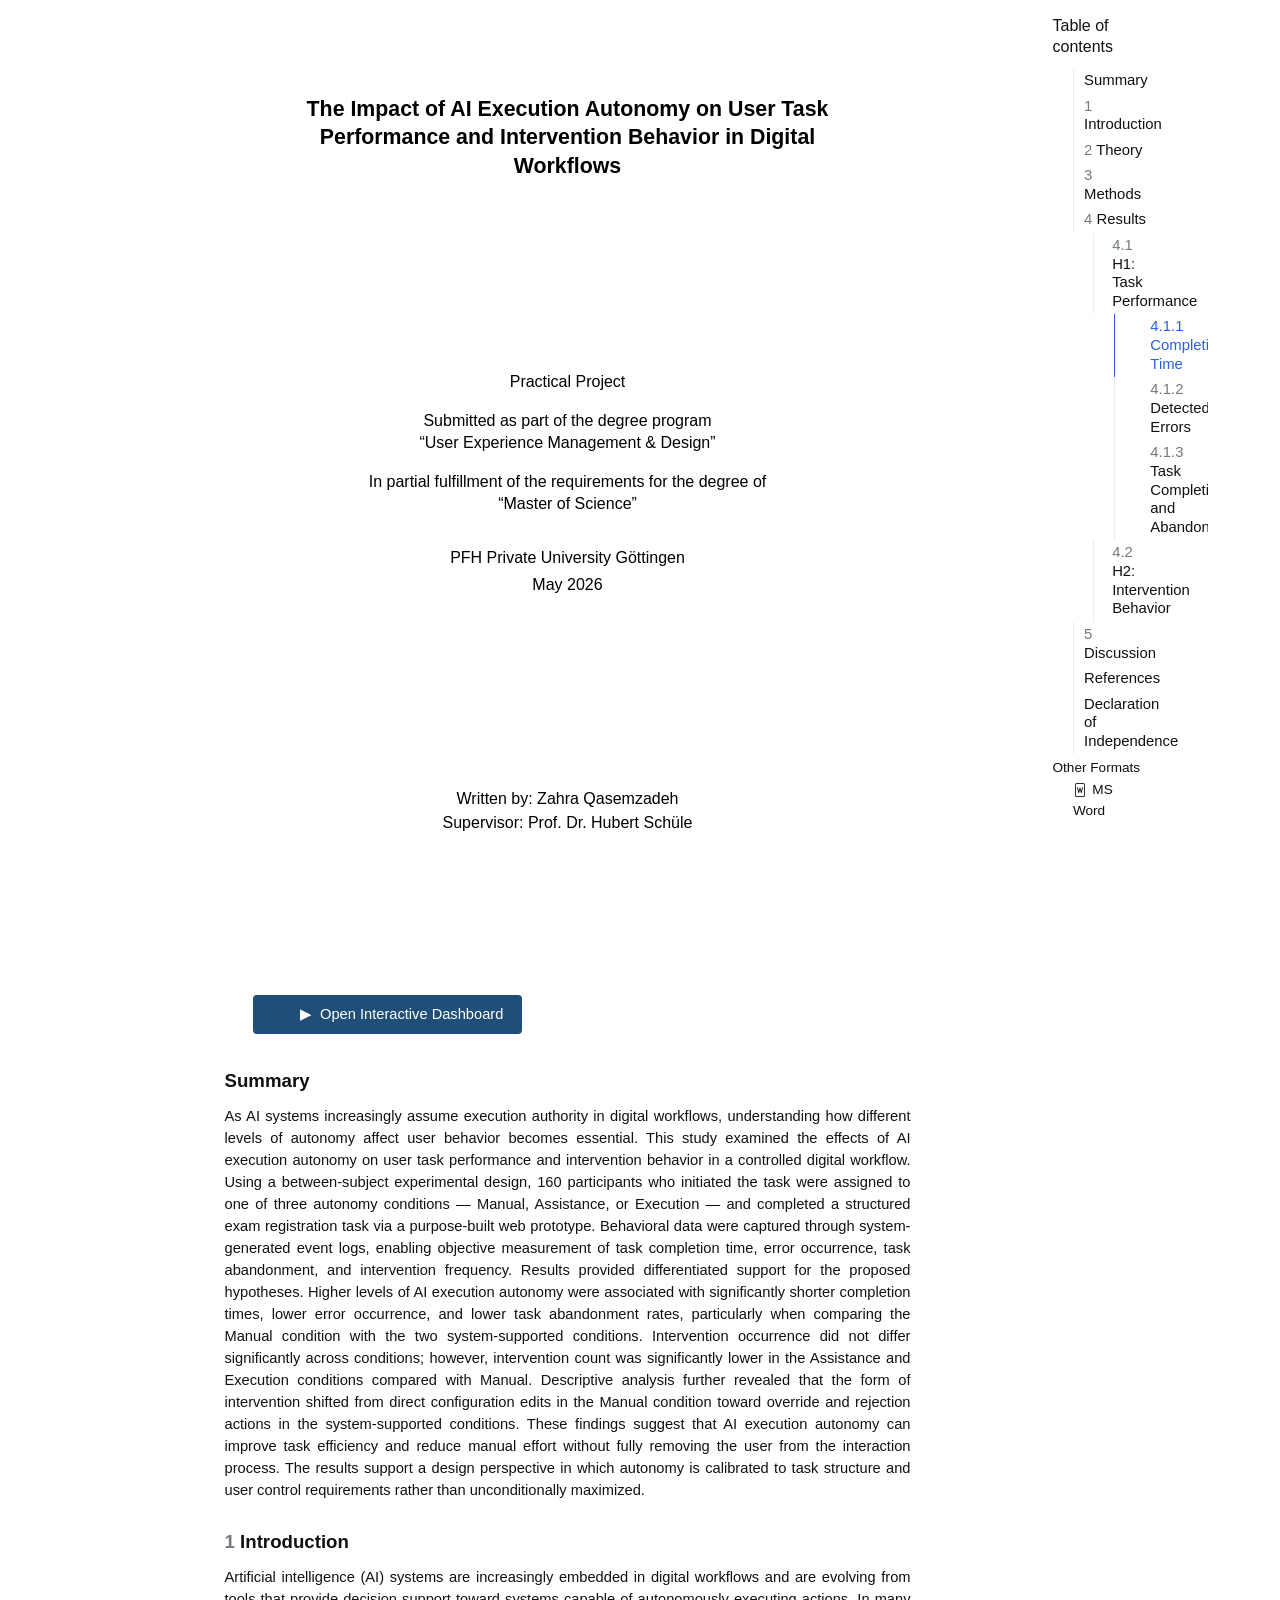
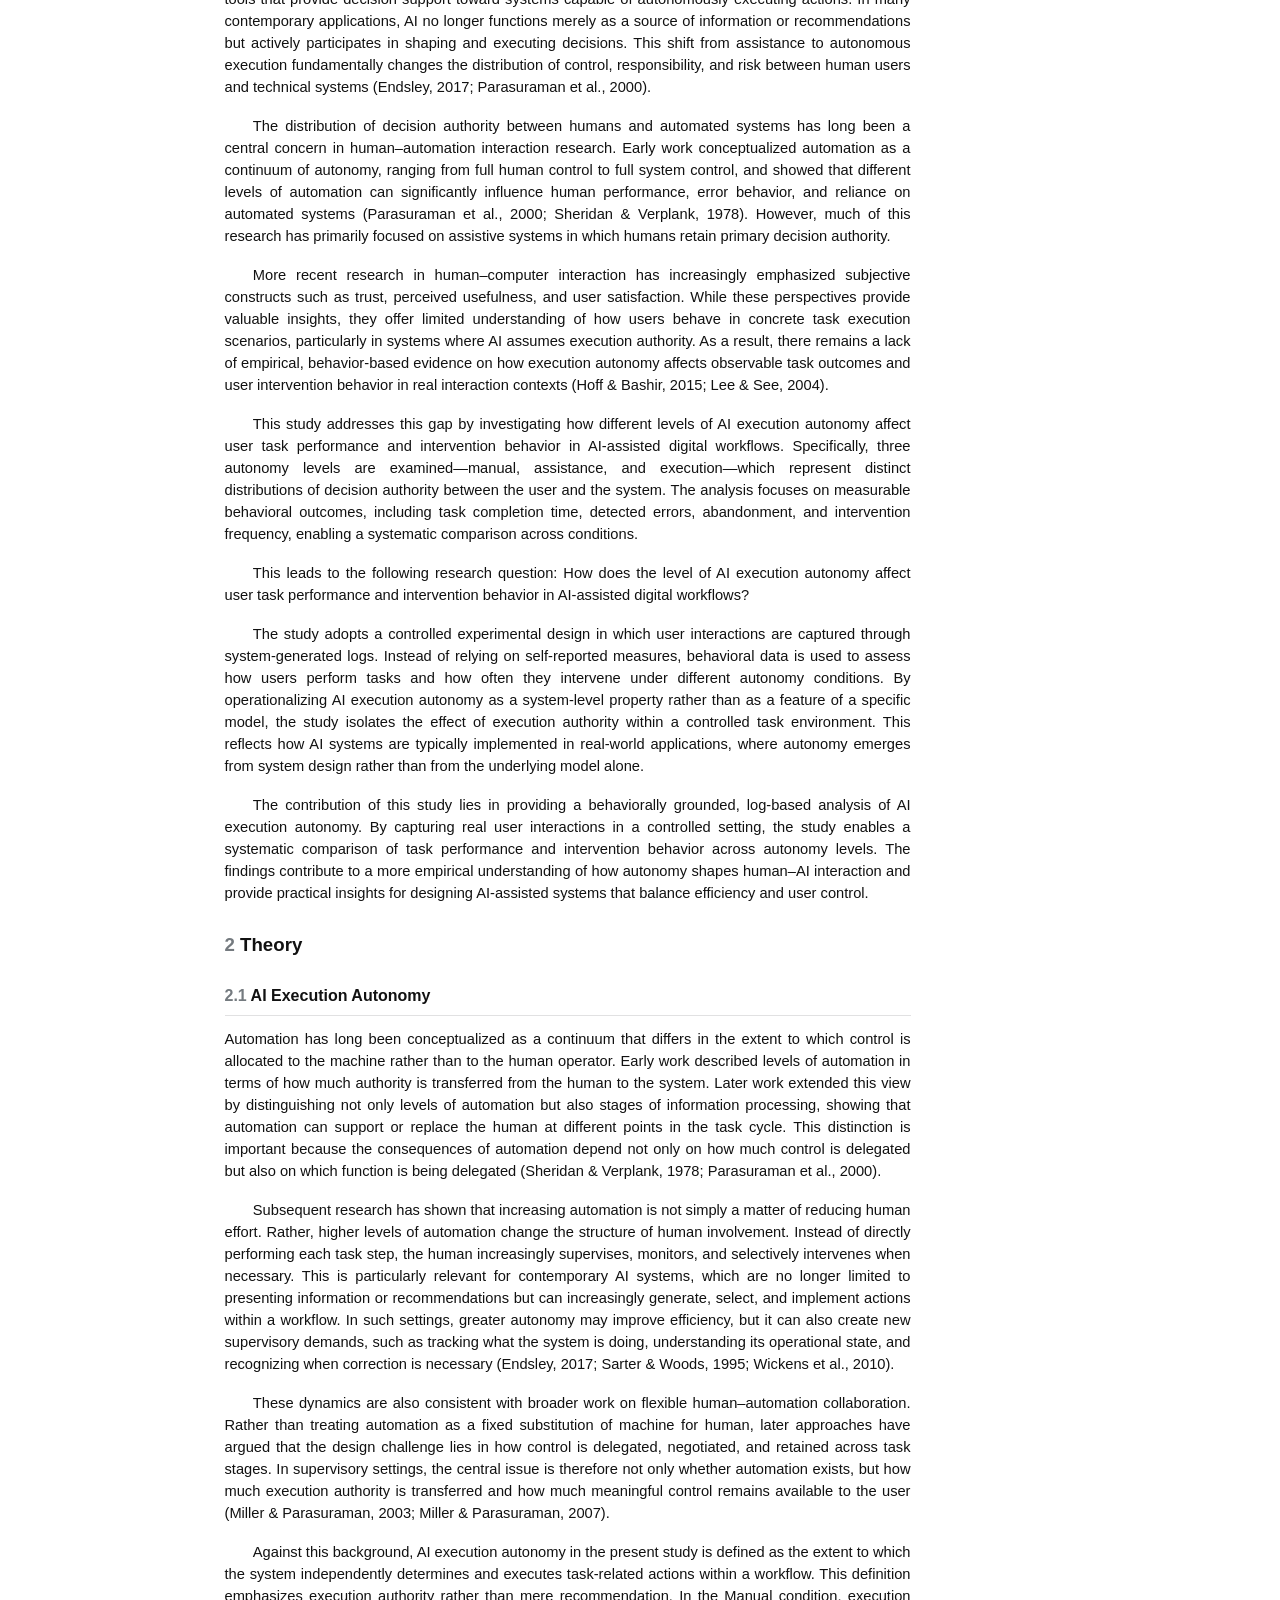
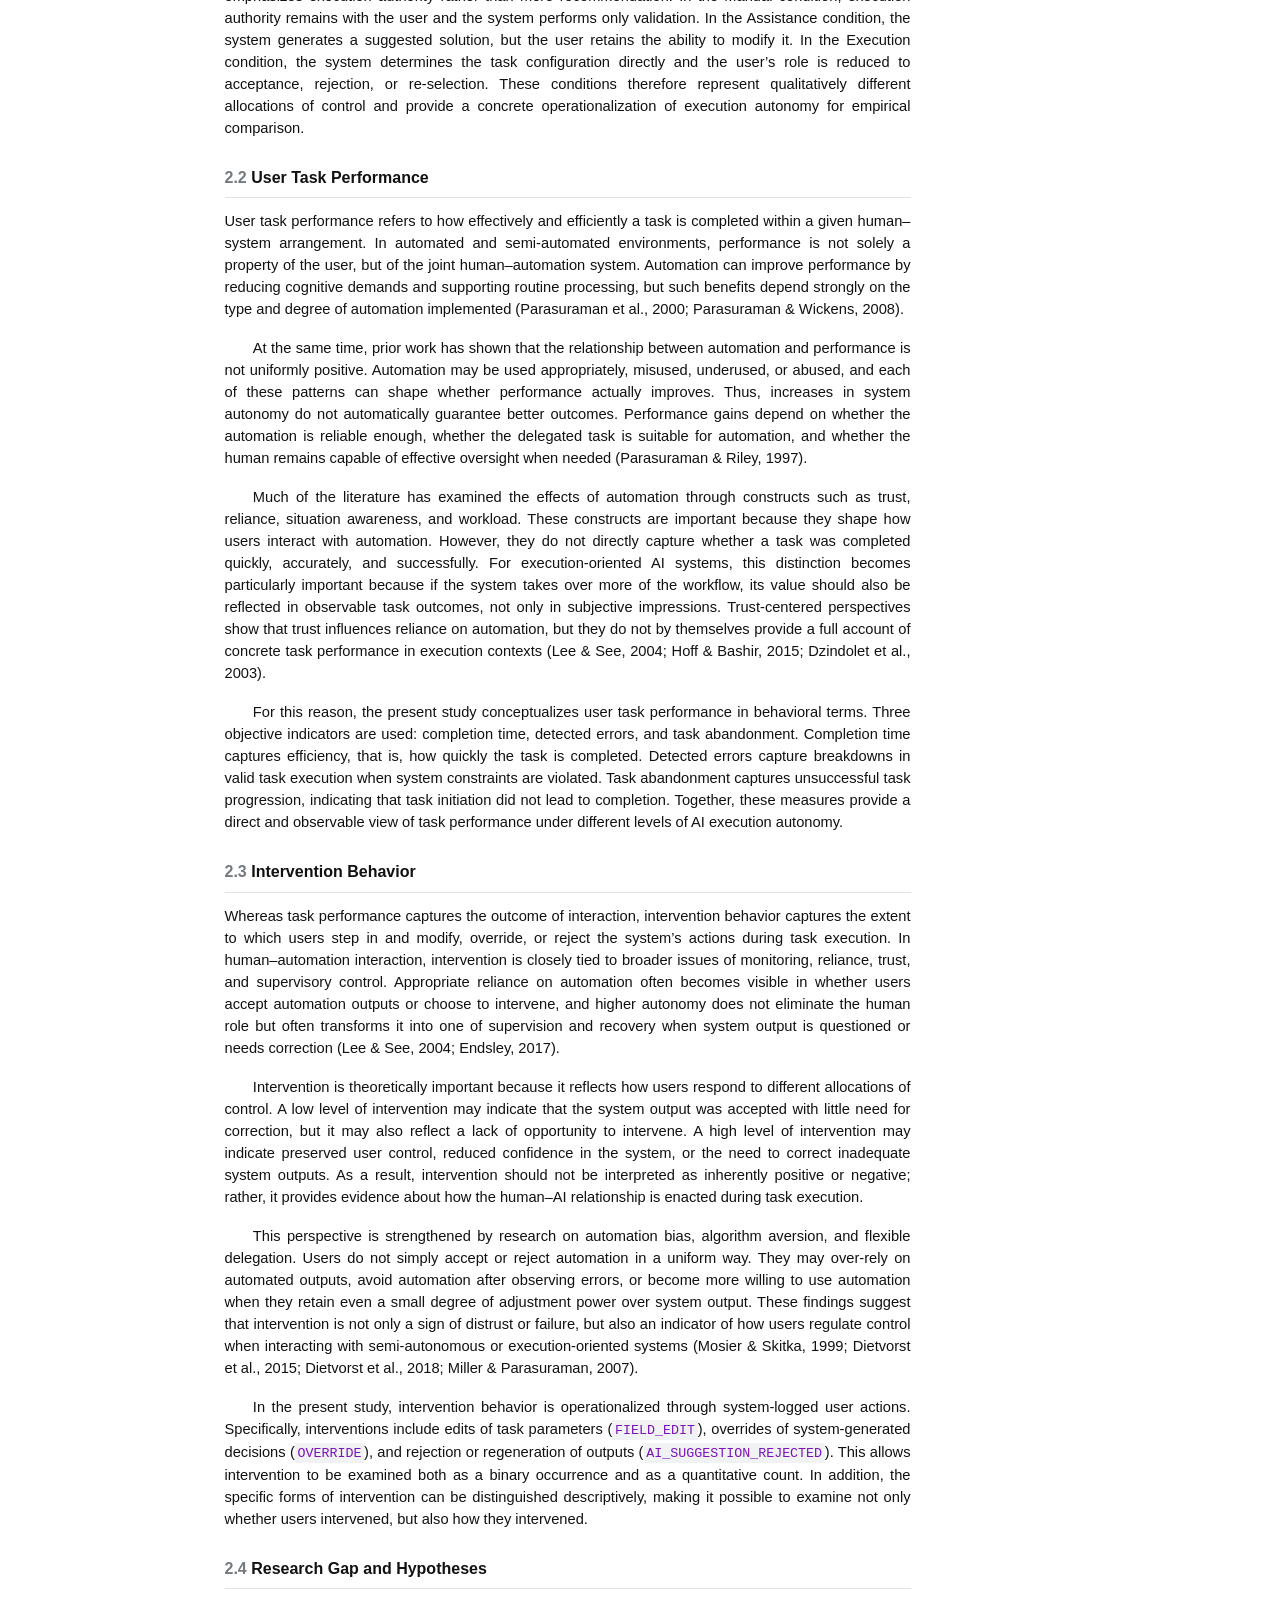
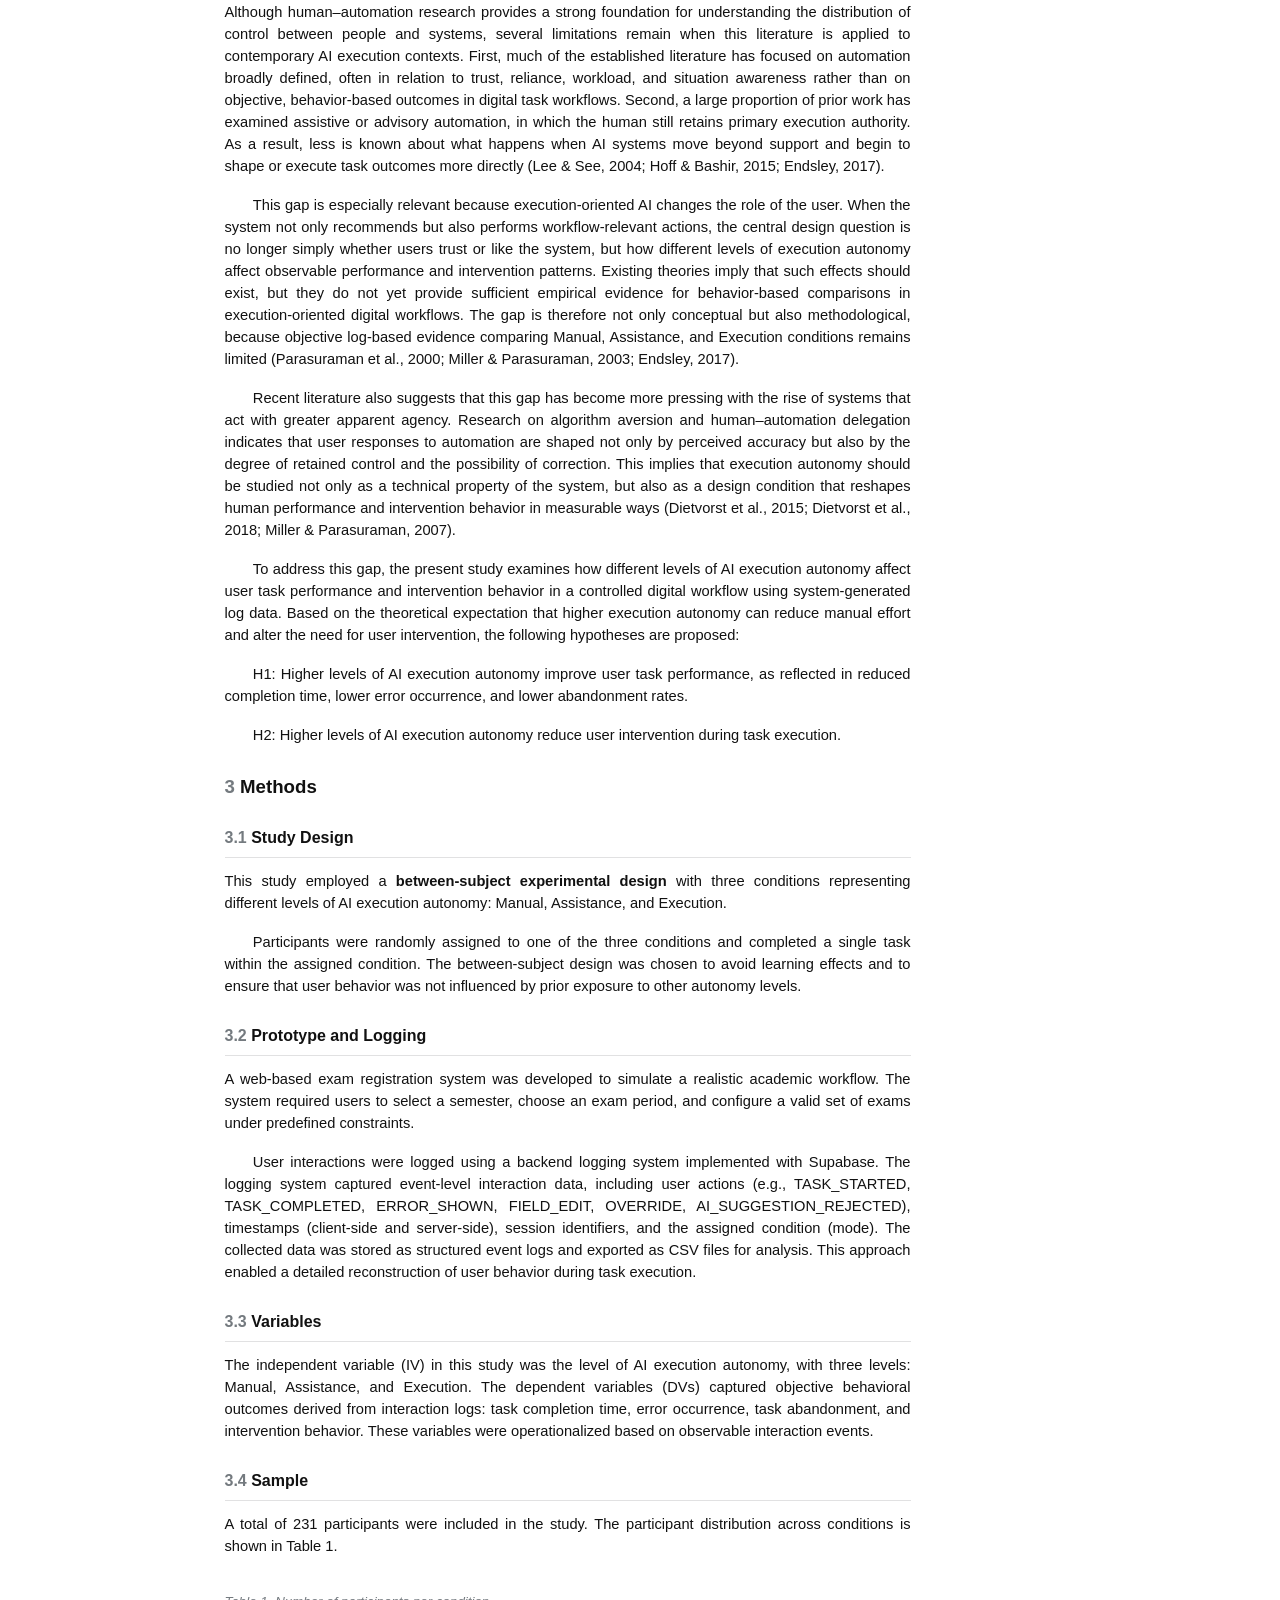
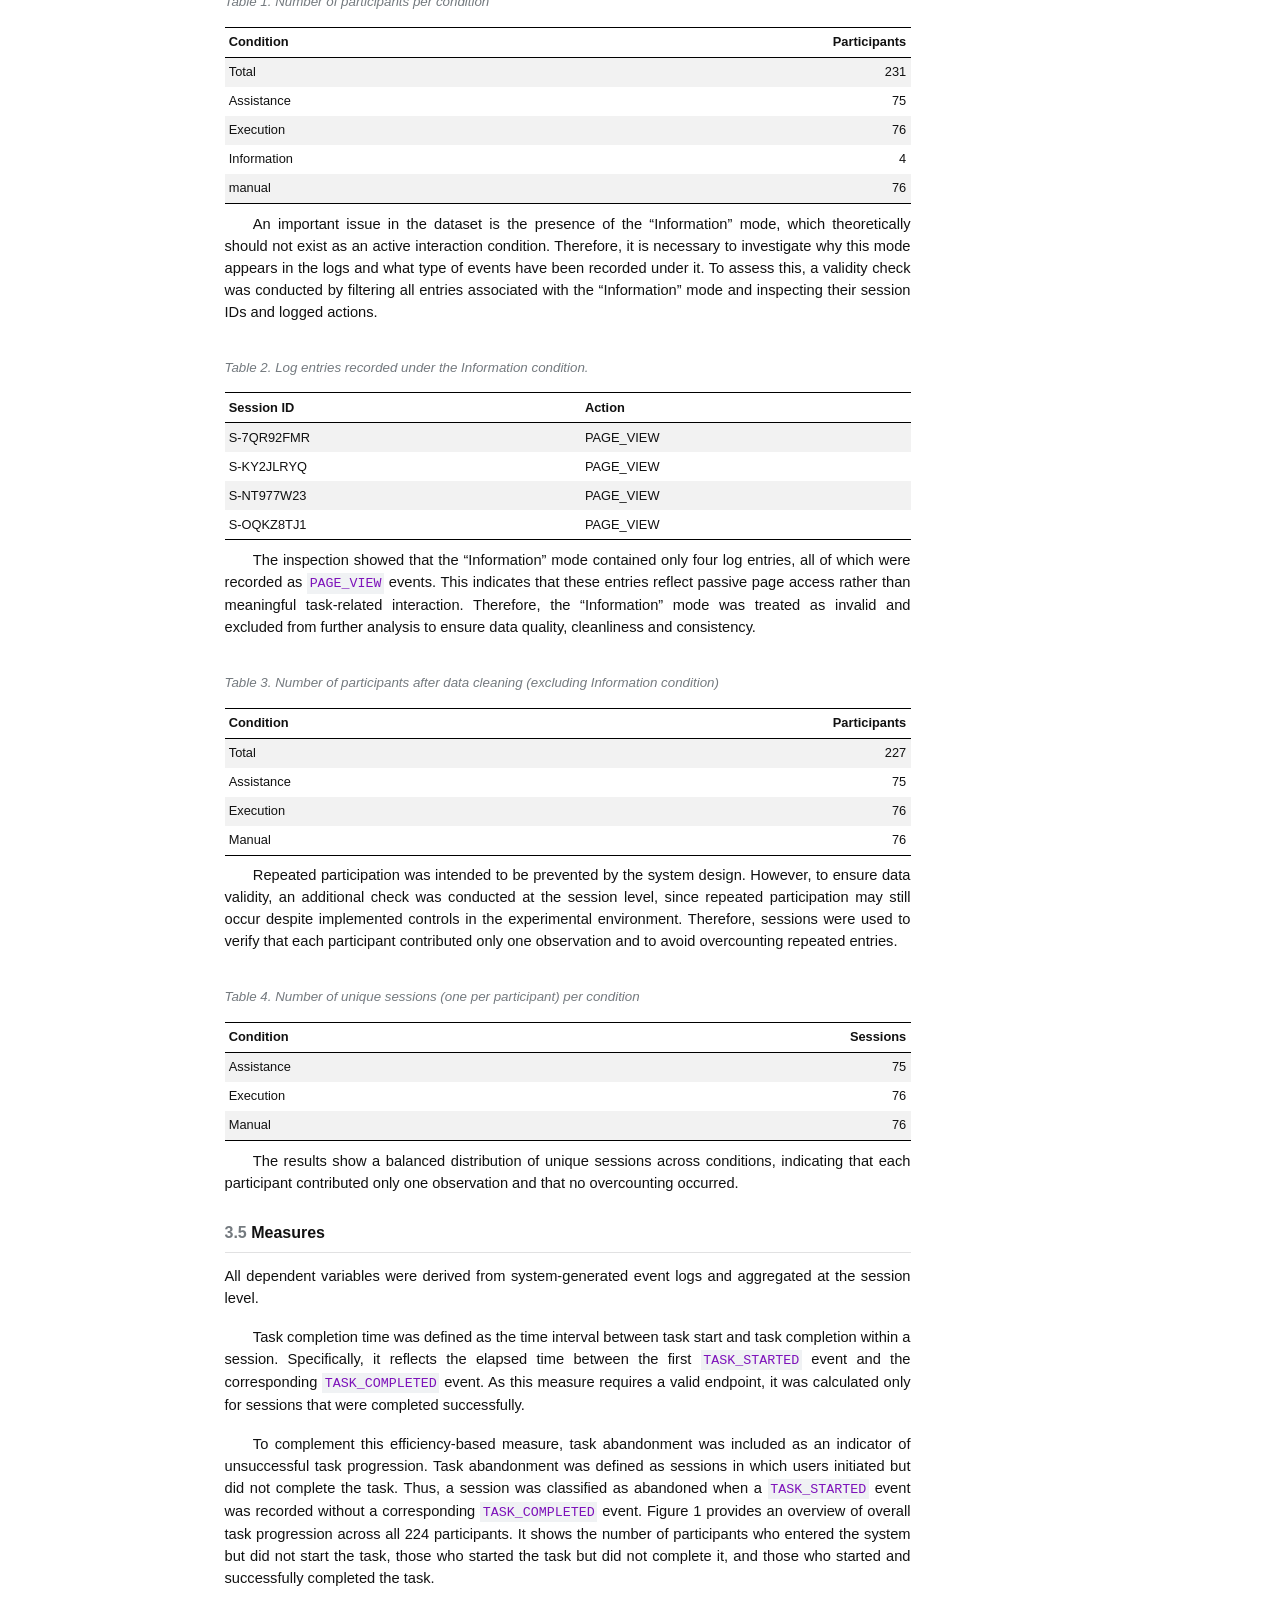
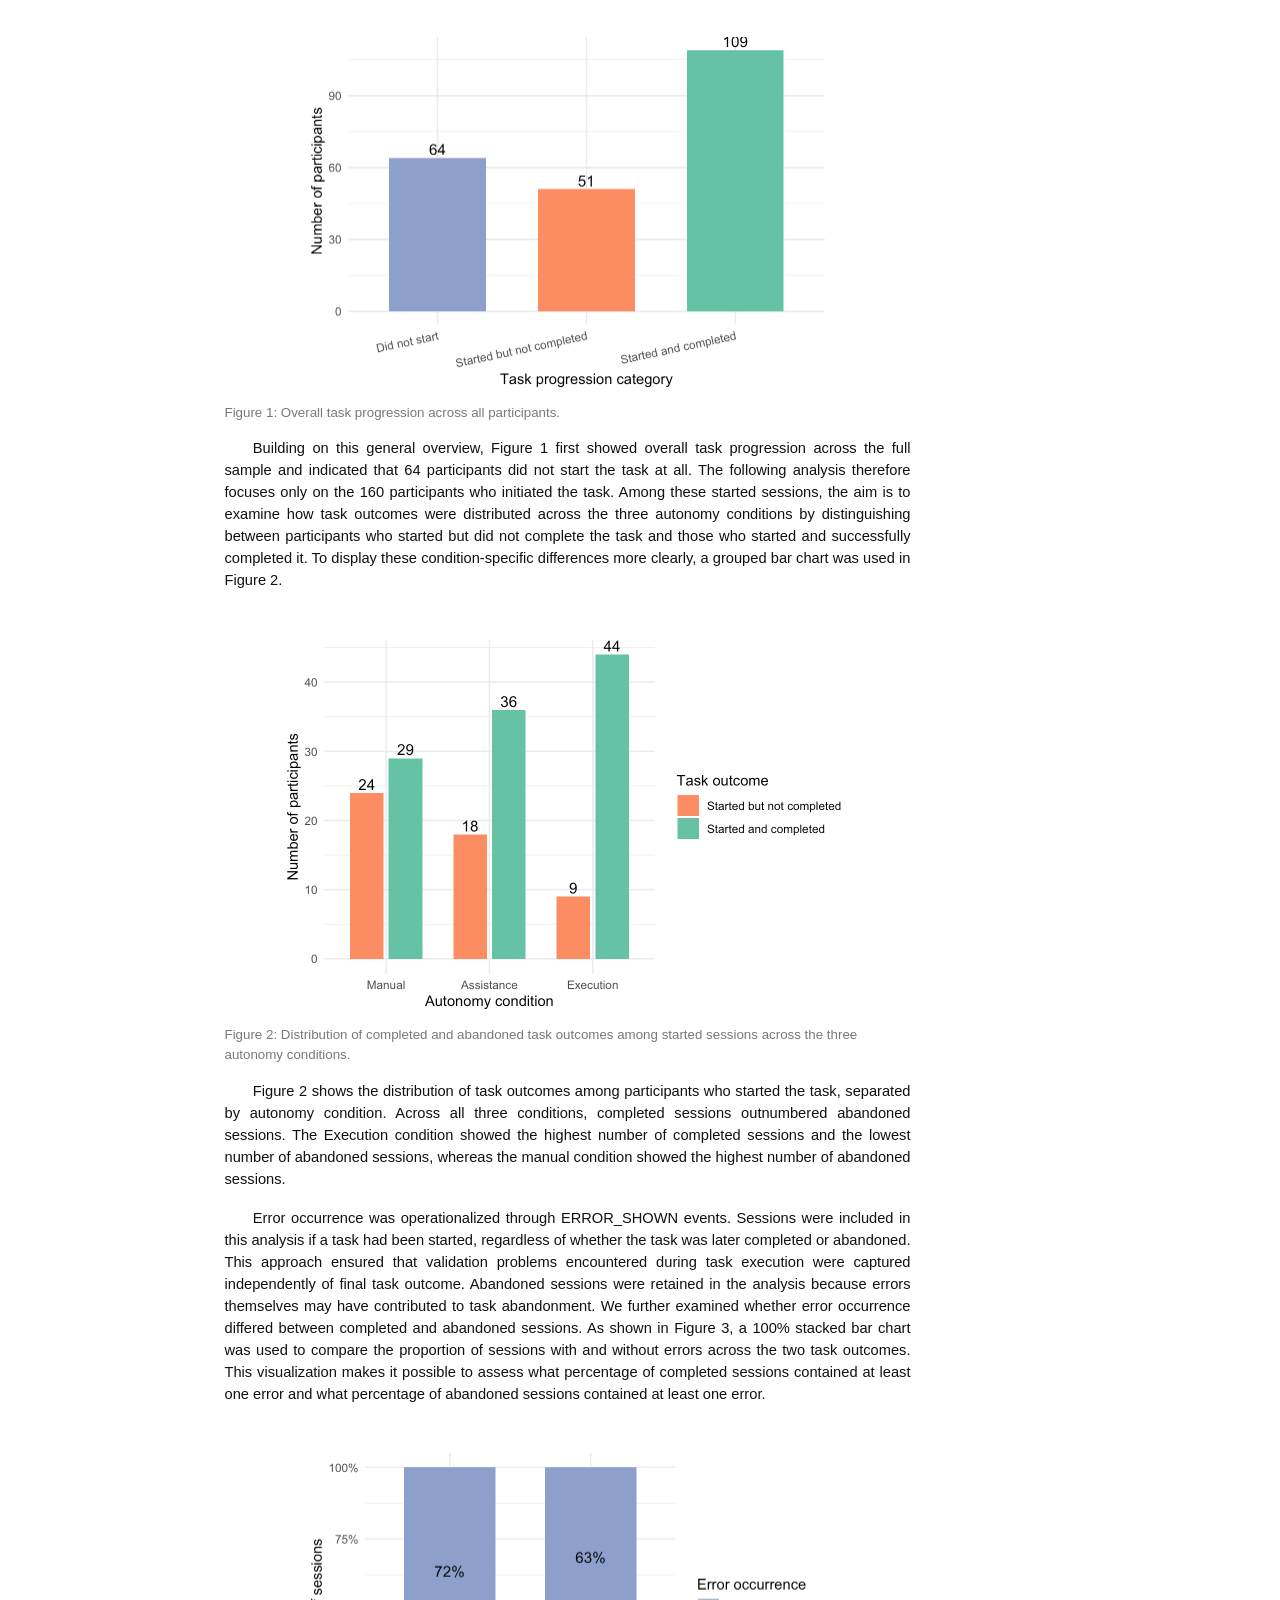
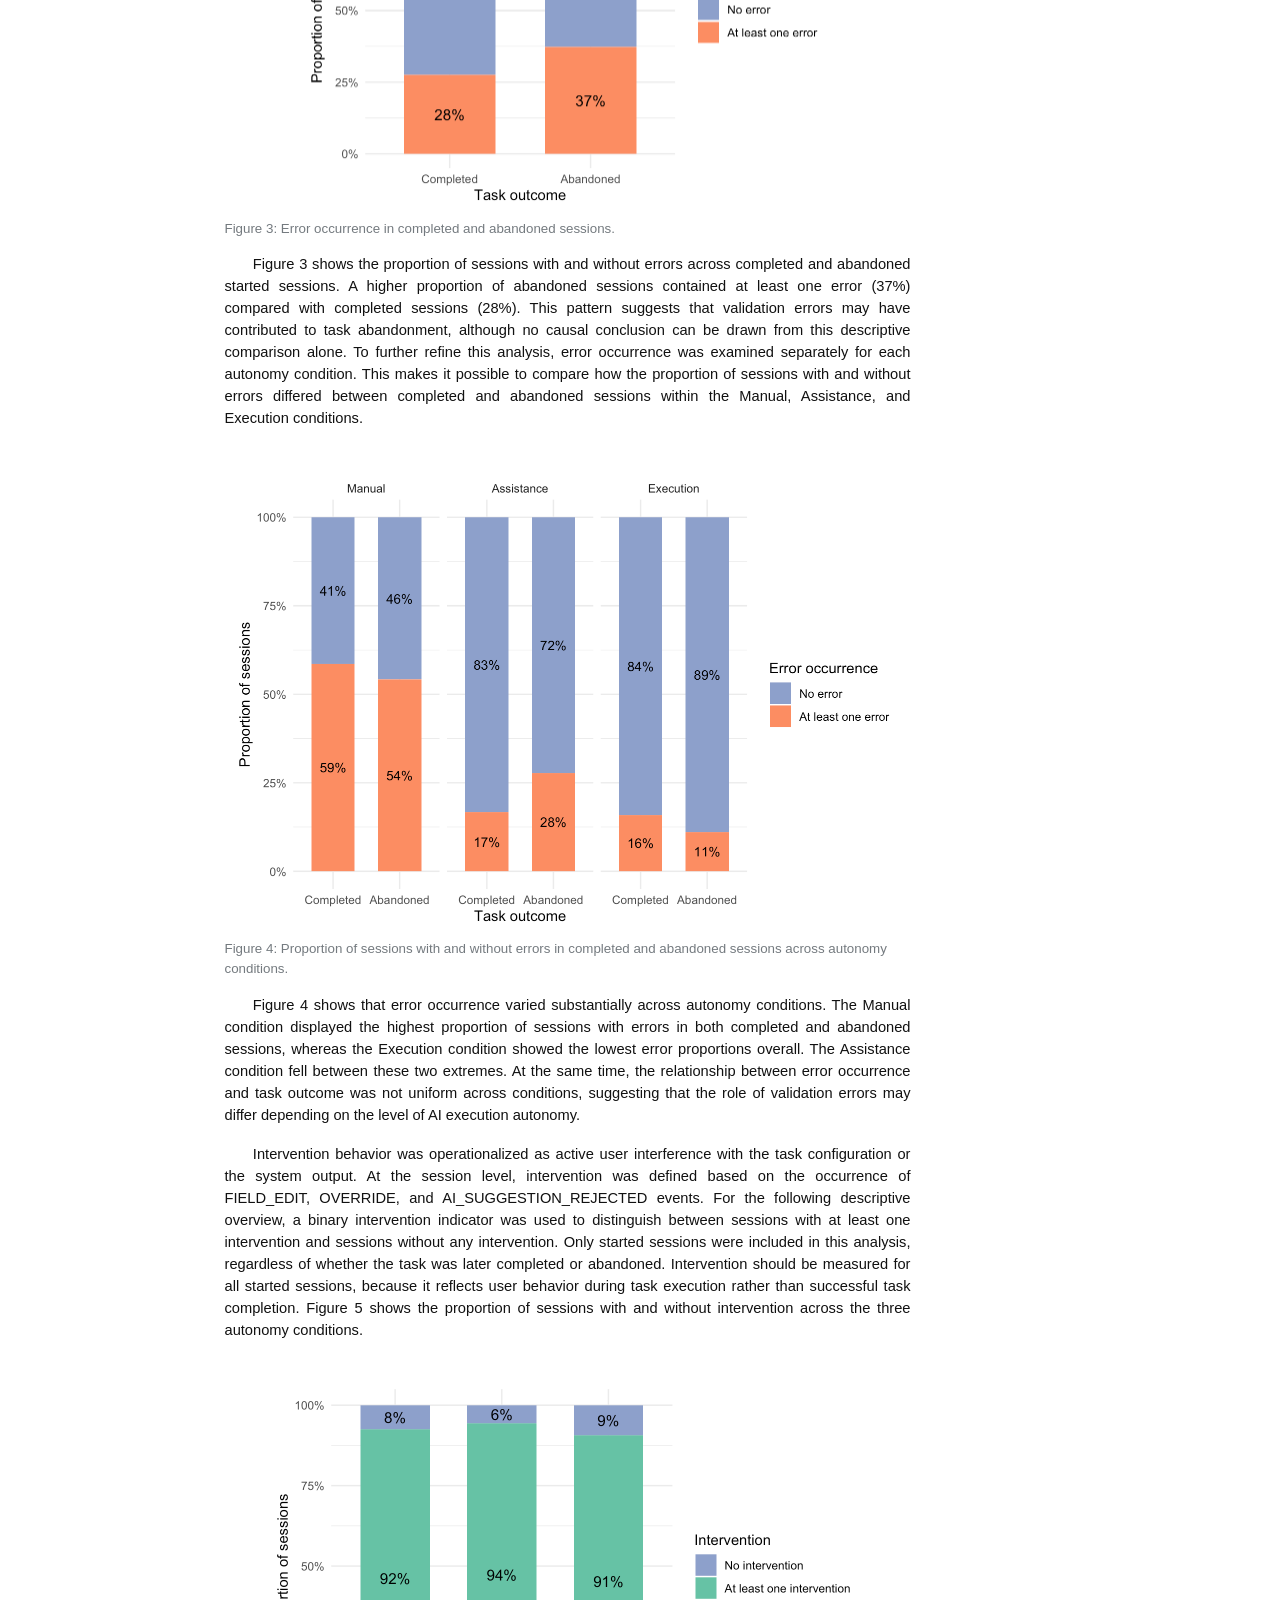
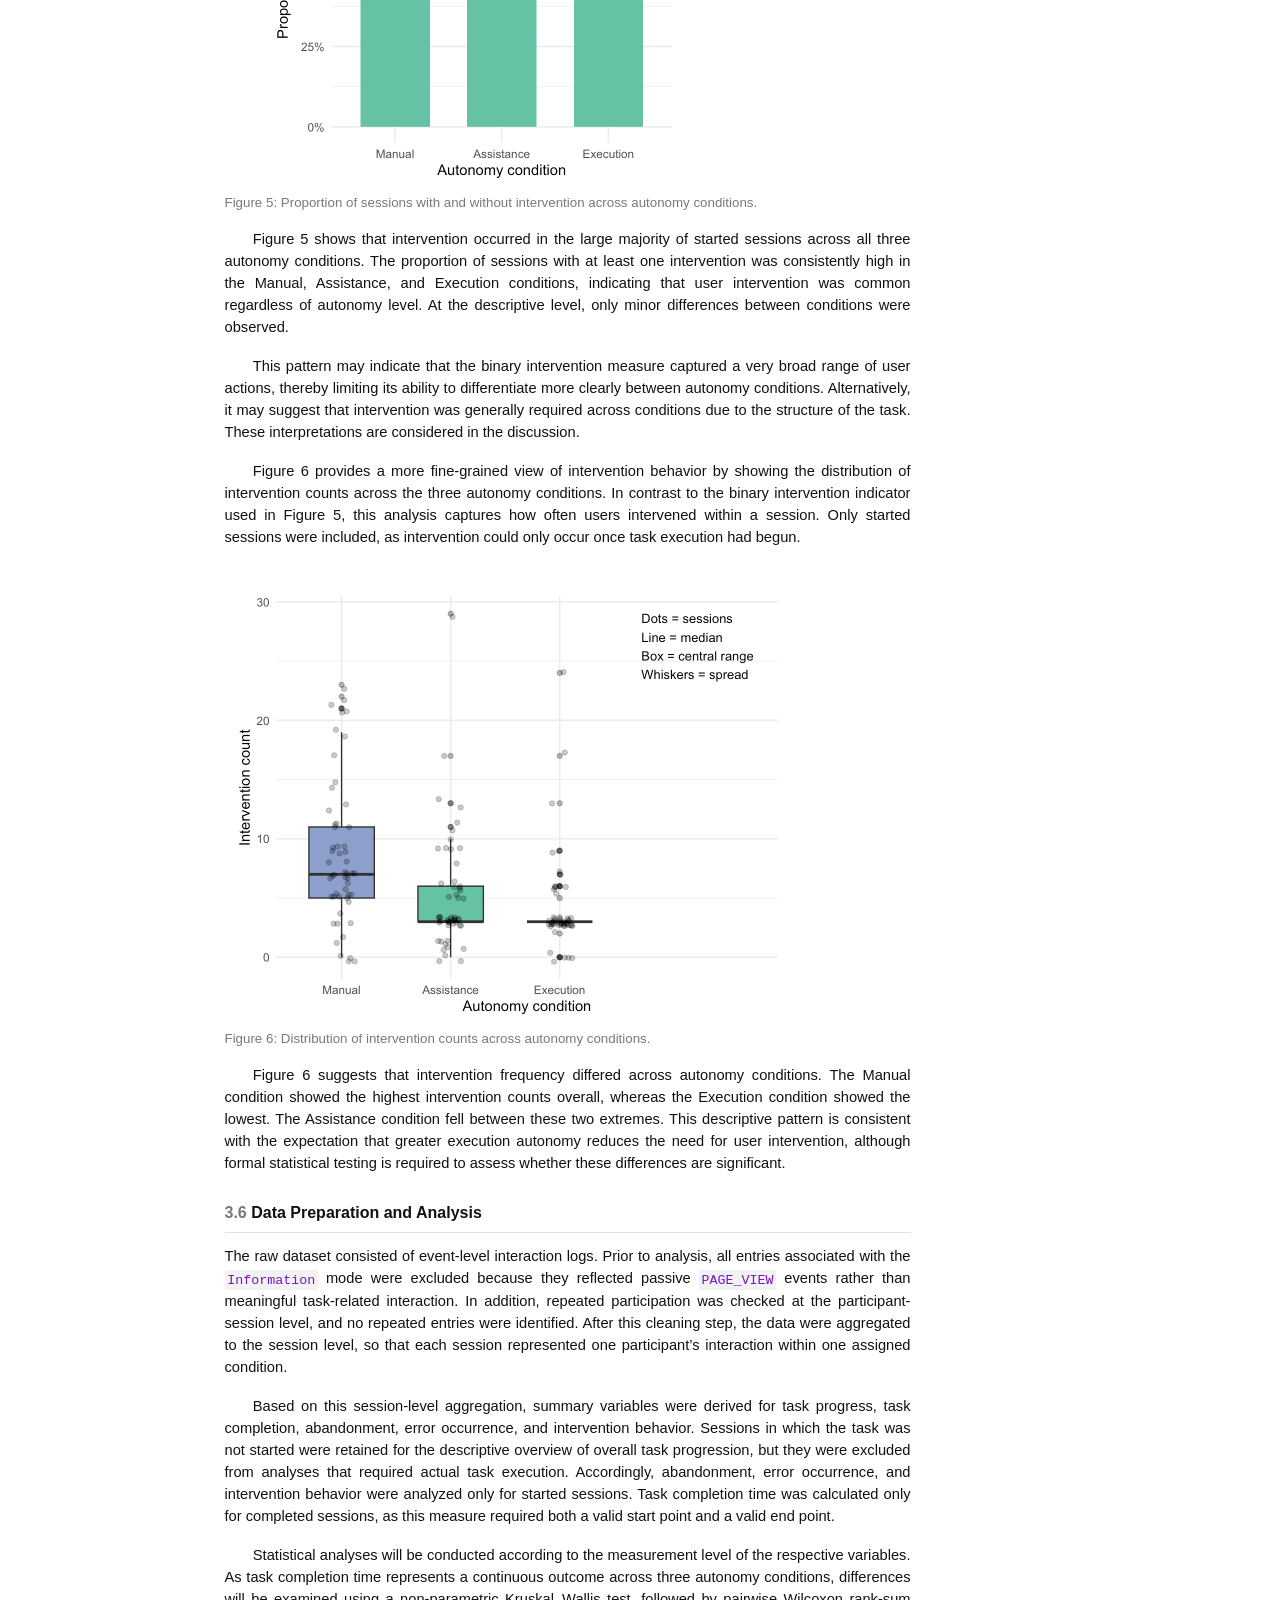
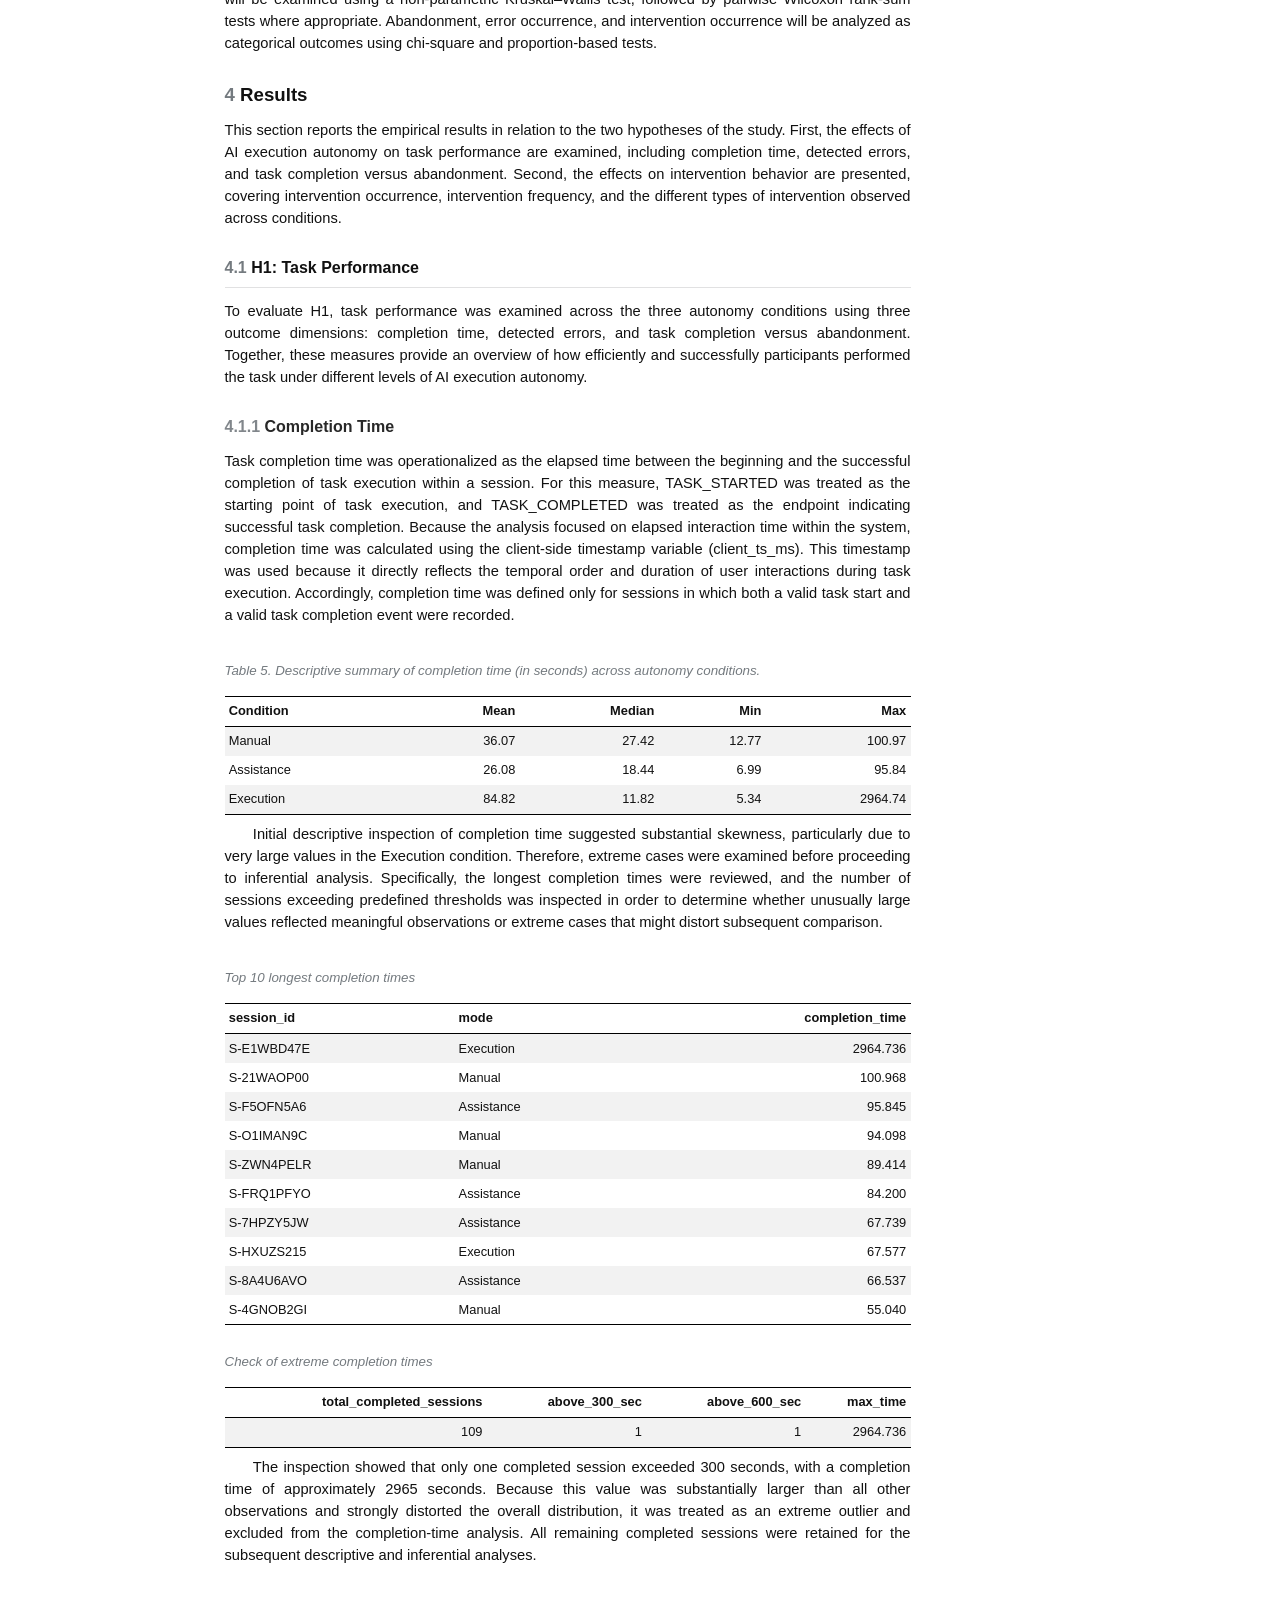
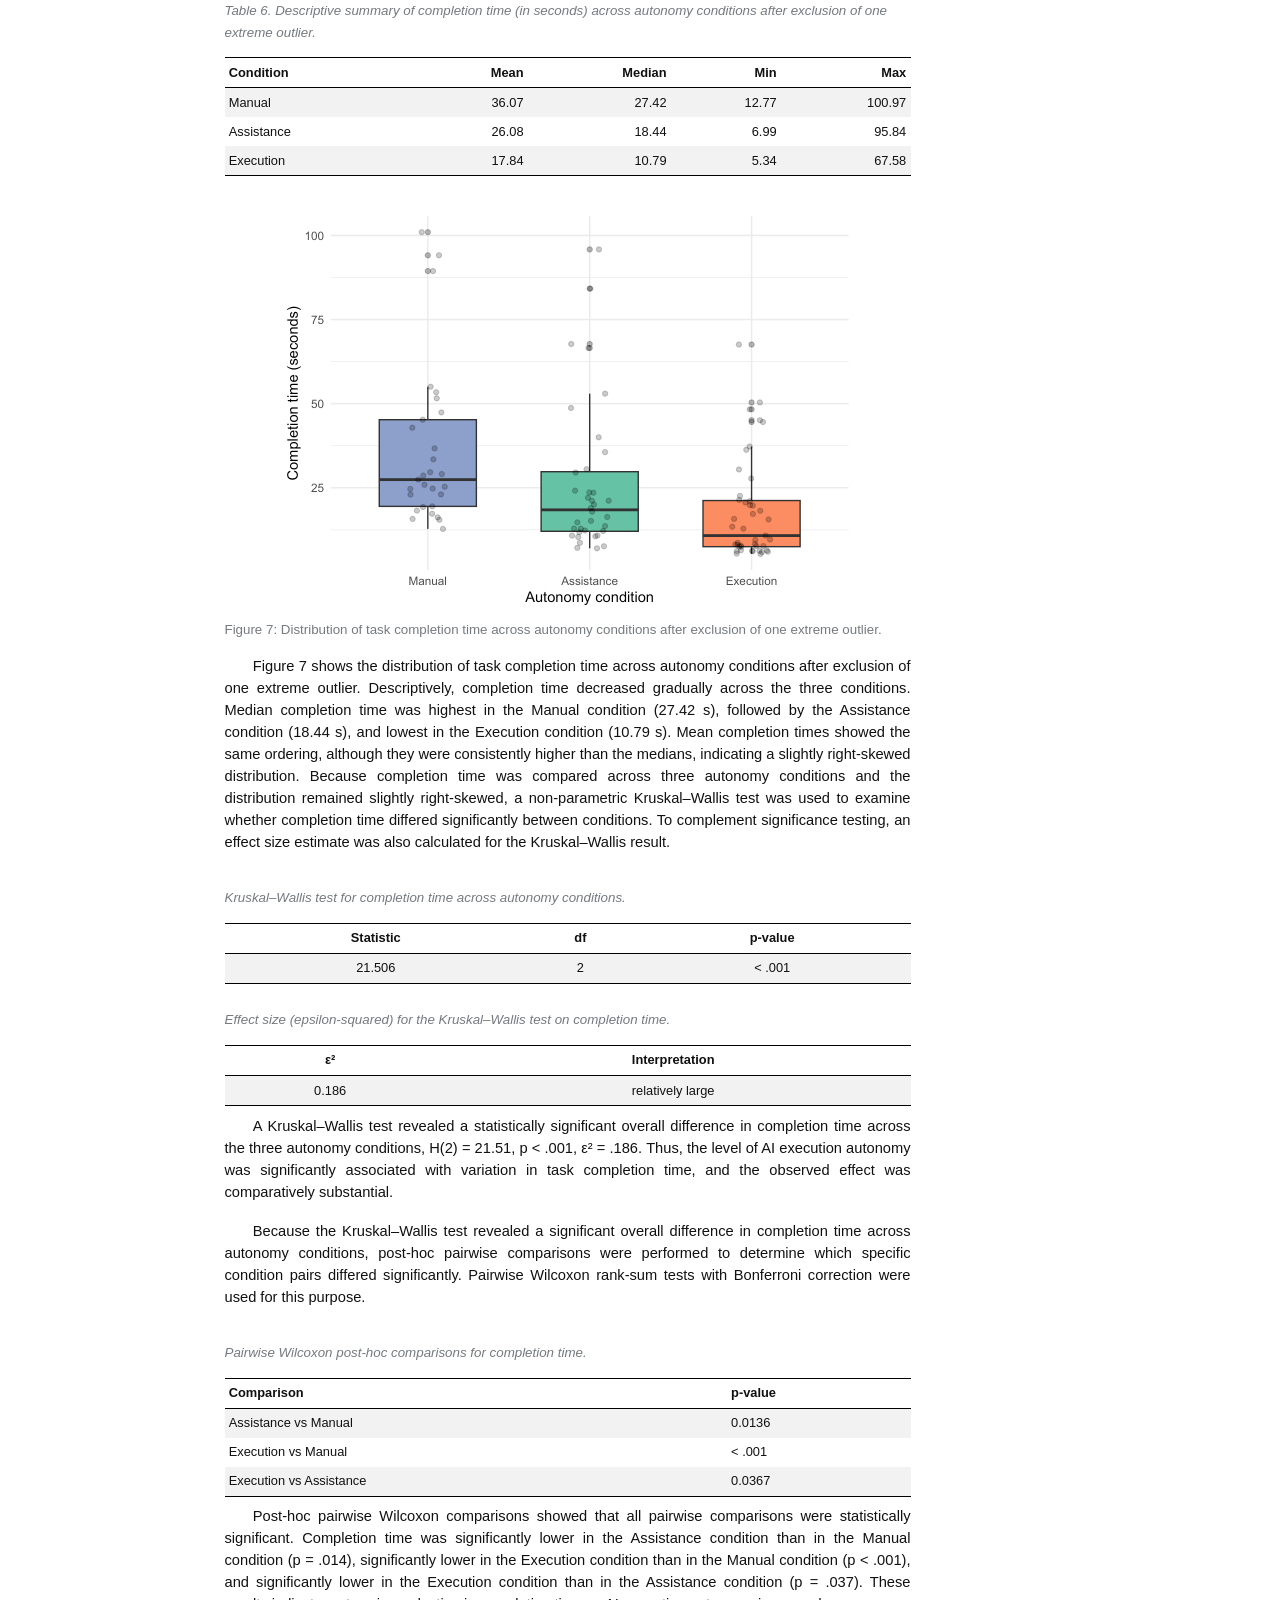
<file: index.html>
<!DOCTYPE html>
<html xmlns="http://www.w3.org/1999/xhtml" lang="en" xml:lang="en"><head>

<meta charset="utf-8">
<meta name="generator" content="quarto-1.9.36">

<meta name="viewport" content="width=device-width, initial-scale=1.0, user-scalable=yes">


<title>The Impact of AI Execution Autonomy on User Task Performance and Intervention Behavior in Digital Workflows</title>
<style>
/* Default styles provided by pandoc.
** See https://pandoc.org/MANUAL.html#variables-for-html for config info.
*/
code{white-space: pre-wrap;}
span.smallcaps{font-variant: small-caps;}
div.columns{display: flex; gap: min(4vw, 1.5em);}
div.column{flex: auto; overflow-x: auto;}
div.hanging-indent{margin-left: 1.5em; text-indent: -1.5em;}
ul.task-list{list-style: none;}
ul.task-list li input[type="checkbox"] {
  width: 0.8em;
  margin: 0 0.8em 0.2em -1em; /* quarto-specific, see https://github.com/quarto-dev/quarto-cli/issues/4556 */ 
  vertical-align: middle;
}
</style>


<script src="ai-execution-autonomy-analysis_files/libs/clipboard/clipboard.min.js"></script>
<script src="ai-execution-autonomy-analysis_files/libs/quarto-html/quarto.js" type="module"></script>
<script src="ai-execution-autonomy-analysis_files/libs/quarto-html/tabsets/tabsets.js" type="module"></script>
<script src="ai-execution-autonomy-analysis_files/libs/quarto-html/popper.min.js"></script>
<script src="ai-execution-autonomy-analysis_files/libs/quarto-html/tippy.umd.min.js"></script>
<script src="ai-execution-autonomy-analysis_files/libs/quarto-html/anchor.min.js"></script>
<link href="ai-execution-autonomy-analysis_files/libs/quarto-html/tippy.css" rel="stylesheet">
<link href="ai-execution-autonomy-analysis_files/libs/quarto-html/quarto-syntax-highlighting-845c23b38eaddc0f92fda52bfe77a8c8.css" rel="stylesheet" id="quarto-text-highlighting-styles">
<script src="ai-execution-autonomy-analysis_files/libs/bootstrap/bootstrap.min.js"></script>
<link href="ai-execution-autonomy-analysis_files/libs/bootstrap/bootstrap-icons.css" rel="stylesheet">
<link href="ai-execution-autonomy-analysis_files/libs/bootstrap/bootstrap-8ffd5f67044e5306d9846f29df41dda5.min.css" rel="stylesheet" append-hash="true" id="quarto-bootstrap" data-mode="light">


<link rel="stylesheet" href="styles.css">
</head>

<body class="quarto-light">

<div id="quarto-content" class="page-columns page-rows-contents page-layout-article">
<div id="quarto-margin-sidebar" class="sidebar margin-sidebar">
  <nav id="TOC" role="doc-toc" class="toc-active">
    <h2 id="toc-title">Table of contents</h2>
   
  <ul>
  <li><a href="#summary" id="toc-summary" class="nav-link active" data-scroll-target="#summary">Summary</a></li>
  <li><a href="#introduction" id="toc-introduction" class="nav-link" data-scroll-target="#introduction"><span class="header-section-number">1</span> Introduction</a></li>
  <li><a href="#theory" id="toc-theory" class="nav-link" data-scroll-target="#theory"><span class="header-section-number">2</span> Theory</a>
  <ul class="collapse">
  <li><a href="#ai-execution-autonomy" id="toc-ai-execution-autonomy" class="nav-link" data-scroll-target="#ai-execution-autonomy"><span class="header-section-number">2.1</span> AI Execution Autonomy</a></li>
  <li><a href="#user-task-performance" id="toc-user-task-performance" class="nav-link" data-scroll-target="#user-task-performance"><span class="header-section-number">2.2</span> User Task Performance</a></li>
  <li><a href="#intervention-behavior" id="toc-intervention-behavior" class="nav-link" data-scroll-target="#intervention-behavior"><span class="header-section-number">2.3</span> Intervention Behavior</a></li>
  <li><a href="#research-gap-and-hypotheses" id="toc-research-gap-and-hypotheses" class="nav-link" data-scroll-target="#research-gap-and-hypotheses"><span class="header-section-number">2.4</span> Research Gap and Hypotheses</a></li>
  </ul></li>
  <li><a href="#methods" id="toc-methods" class="nav-link" data-scroll-target="#methods"><span class="header-section-number">3</span> Methods</a>
  <ul class="collapse">
  <li><a href="#study-design" id="toc-study-design" class="nav-link" data-scroll-target="#study-design"><span class="header-section-number">3.1</span> Study Design</a></li>
  <li><a href="#prototype-and-logging" id="toc-prototype-and-logging" class="nav-link" data-scroll-target="#prototype-and-logging"><span class="header-section-number">3.2</span> Prototype and Logging</a></li>
  <li><a href="#variables" id="toc-variables" class="nav-link" data-scroll-target="#variables"><span class="header-section-number">3.3</span> Variables</a></li>
  <li><a href="#sample" id="toc-sample" class="nav-link" data-scroll-target="#sample"><span class="header-section-number">3.4</span> Sample</a></li>
  <li><a href="#measures" id="toc-measures" class="nav-link" data-scroll-target="#measures"><span class="header-section-number">3.5</span> Measures</a></li>
  <li><a href="#data-preparation-and-analysis" id="toc-data-preparation-and-analysis" class="nav-link" data-scroll-target="#data-preparation-and-analysis"><span class="header-section-number">3.6</span> Data Preparation and Analysis</a></li>
  </ul></li>
  <li><a href="#results" id="toc-results" class="nav-link" data-scroll-target="#results"><span class="header-section-number">4</span> Results</a>
  <ul class="collapse">
  <li><a href="#h1-task-performance" id="toc-h1-task-performance" class="nav-link" data-scroll-target="#h1-task-performance"><span class="header-section-number">4.1</span> H1: Task Performance</a>
  <ul class="collapse">
  <li><a href="#completion-time" id="toc-completion-time" class="nav-link" data-scroll-target="#completion-time"><span class="header-section-number">4.1.1</span> Completion Time</a></li>
  <li><a href="#detected-errors" id="toc-detected-errors" class="nav-link" data-scroll-target="#detected-errors"><span class="header-section-number">4.1.2</span> Detected Errors</a></li>
  <li><a href="#task-completion-and-abandonment" id="toc-task-completion-and-abandonment" class="nav-link" data-scroll-target="#task-completion-and-abandonment"><span class="header-section-number">4.1.3</span> Task Completion and Abandonment</a></li>
  </ul></li>
  <li><a href="#h2-intervention-behavior" id="toc-h2-intervention-behavior" class="nav-link" data-scroll-target="#h2-intervention-behavior"><span class="header-section-number">4.2</span> H2: Intervention Behavior</a>
  <ul class="collapse">
  <li><a href="#intervention-occurrence" id="toc-intervention-occurrence" class="nav-link" data-scroll-target="#intervention-occurrence"><span class="header-section-number">4.2.1</span> Intervention Occurrence</a></li>
  <li><a href="#intervention-count" id="toc-intervention-count" class="nav-link" data-scroll-target="#intervention-count"><span class="header-section-number">4.2.2</span> Intervention Count</a></li>
  <li><a href="#types-of-intervention" id="toc-types-of-intervention" class="nav-link" data-scroll-target="#types-of-intervention"><span class="header-section-number">4.2.3</span> Types of Intervention</a></li>
  </ul></li>
  </ul></li>
  <li><a href="#discussion" id="toc-discussion" class="nav-link" data-scroll-target="#discussion"><span class="header-section-number">5</span> Discussion</a>
  <ul class="collapse">
  <li><a href="#evaluation-of-hypotheses" id="toc-evaluation-of-hypotheses" class="nav-link" data-scroll-target="#evaluation-of-hypotheses"><span class="header-section-number">5.1</span> Evaluation of Hypotheses</a></li>
  <li><a href="#summary-of-findings" id="toc-summary-of-findings" class="nav-link" data-scroll-target="#summary-of-findings"><span class="header-section-number">5.2</span> Summary of Findings</a></li>
  <li><a href="#interpretation" id="toc-interpretation" class="nav-link" data-scroll-target="#interpretation"><span class="header-section-number">5.3</span> Interpretation</a></li>
  <li><a href="#theoretical-contributions" id="toc-theoretical-contributions" class="nav-link" data-scroll-target="#theoretical-contributions"><span class="header-section-number">5.4</span> Theoretical Contributions</a></li>
  <li><a href="#limitations" id="toc-limitations" class="nav-link" data-scroll-target="#limitations"><span class="header-section-number">5.5</span> Limitations</a></li>
  <li><a href="#practical-implications" id="toc-practical-implications" class="nav-link" data-scroll-target="#practical-implications"><span class="header-section-number">5.6</span> Practical Implications</a></li>
  <li><a href="#conclusion" id="toc-conclusion" class="nav-link" data-scroll-target="#conclusion"><span class="header-section-number">5.7</span> Conclusion</a></li>
  </ul></li>
  <li><a href="#references" id="toc-references" class="nav-link" data-scroll-target="#references">References</a></li>
  <li><a href="#declaration-of-independence" id="toc-declaration-of-independence" class="nav-link" data-scroll-target="#declaration-of-independence">Declaration of Independence</a></li>
  </ul>
<div class="quarto-alternate-formats"><h2>Other Formats</h2><ul><li><a href="ai-execution-autonomy-analysis.docx"><i class="bi bi-file-word"></i>MS Word</a></li></ul></div></nav>
</div>
<main class="content" id="quarto-document-content">

<header id="title-block-header" class="quarto-title-block default">
<div class="quarto-title">
<h1 class="title">The Impact of AI Execution Autonomy on User Task Performance and Intervention Behavior in Digital Workflows</h1>
</div>



<div class="quarto-title-meta">

    
  
    
  </div>
  


</header>


<div class="pfh-cover">
<div class="pfh-cover-paper-title">
<p>The Impact of AI Execution Autonomy on User Task Performance and Intervention Behavior in Digital Workflows</p>
</div>
<div class="pfh-cover-main">
<div class="pfh-cover-type">
<p>Practical Project</p>
</div>
<div class="pfh-cover-subtitle">
<p>Submitted as part of the degree program<br> “User Experience Management &amp; Design”</p>
</div>
<div class="pfh-cover-degree">
<p>In partial fulfillment of the requirements for the degree of<br> “Master of Science”</p>
</div>
<div class="pfh-cover-university">
<p>PFH Private University Göttingen</p>
</div>
<div class="pfh-cover-date">
<p>May 2026</p>
</div>
</div>
<div class="pfh-cover-bottom">
<p>Written by: Zahra Qasemzadeh<br> Supervisor: Prof.&nbsp;Dr.&nbsp;Hubert Schüle</p>
</div>
</div>
<div style="margin-bottom: 2rem;">
<p><a href="https://lqasemzadeh.github.io/ai-autonomy-dashboard/" target="_blank" style="display:inline-block; padding: 0.5rem 1.1rem; background:#1f4e79; color:#fff;
          border-radius:4px; font-size:11pt; text-decoration:none; font-family:Arial,sans-serif;"> ▶&nbsp; Open Interactive Dashboard </a></p>
</div>
<section id="summary" class="level1 unnumbered">
<h1 class="unnumbered">Summary</h1>
<p>As AI systems increasingly assume execution authority in digital workflows, understanding how different levels of autonomy affect user behavior becomes essential. This study examined the effects of AI execution autonomy on user task performance and intervention behavior in a controlled digital workflow. Using a between-subject experimental design, 160 participants who initiated the task were assigned to one of three autonomy conditions — Manual, Assistance, or Execution — and completed a structured exam registration task via a purpose-built web prototype. Behavioral data were captured through system-generated event logs, enabling objective measurement of task completion time, error occurrence, task abandonment, and intervention frequency. Results provided differentiated support for the proposed hypotheses. Higher levels of AI execution autonomy were associated with significantly shorter completion times, lower error occurrence, and lower task abandonment rates, particularly when comparing the Manual condition with the two system-supported conditions. Intervention occurrence did not differ significantly across conditions; however, intervention count was significantly lower in the Assistance and Execution conditions compared with Manual. Descriptive analysis further revealed that the form of intervention shifted from direct configuration edits in the Manual condition toward override and rejection actions in the system-supported conditions. These findings suggest that AI execution autonomy can improve task efficiency and reduce manual effort without fully removing the user from the interaction process. The results support a design perspective in which autonomy is calibrated to task structure and user control requirements rather than unconditionally maximized.</p>
</section>
<section id="introduction" class="level1" data-number="1">
<h1 data-number="1"><span class="header-section-number">1</span> Introduction</h1>
<p>Artificial intelligence (AI) systems are increasingly embedded in digital workflows and are evolving from tools that provide decision support toward systems capable of autonomously executing actions. In many contemporary applications, AI no longer functions merely as a source of information or recommendations but actively participates in shaping and executing decisions. This shift from assistance to autonomous execution fundamentally changes the distribution of control, responsibility, and risk between human users and technical systems (Endsley, 2017; Parasuraman et al., 2000).</p>
<p>The distribution of decision authority between humans and automated systems has long been a central concern in human–automation interaction research. Early work conceptualized automation as a continuum of autonomy, ranging from full human control to full system control, and showed that different levels of automation can significantly influence human performance, error behavior, and reliance on automated systems (Parasuraman et al., 2000; Sheridan &amp; Verplank, 1978). However, much of this research has primarily focused on assistive systems in which humans retain primary decision authority.</p>
<p>More recent research in human–computer interaction has increasingly emphasized subjective constructs such as trust, perceived usefulness, and user satisfaction. While these perspectives provide valuable insights, they offer limited understanding of how users behave in concrete task execution scenarios, particularly in systems where AI assumes execution authority. As a result, there remains a lack of empirical, behavior-based evidence on how execution autonomy affects observable task outcomes and user intervention behavior in real interaction contexts (Hoff &amp; Bashir, 2015; Lee &amp; See, 2004).</p>
<p>This study addresses this gap by investigating how different levels of AI execution autonomy affect user task performance and intervention behavior in AI-assisted digital workflows. Specifically, three autonomy levels are examined—manual, assistance, and execution—which represent distinct distributions of decision authority between the user and the system. The analysis focuses on measurable behavioral outcomes, including task completion time, detected errors, abandonment, and intervention frequency, enabling a systematic comparison across conditions.</p>
<p>This leads to the following research question: How does the level of AI execution autonomy affect user task performance and intervention behavior in AI-assisted digital workflows?</p>
<p>The study adopts a controlled experimental design in which user interactions are captured through system-generated logs. Instead of relying on self-reported measures, behavioral data is used to assess how users perform tasks and how often they intervene under different autonomy conditions. By operationalizing AI execution autonomy as a system-level property rather than as a feature of a specific model, the study isolates the effect of execution authority within a controlled task environment. This reflects how AI systems are typically implemented in real-world applications, where autonomy emerges from system design rather than from the underlying model alone.</p>
<p>The contribution of this study lies in providing a behaviorally grounded, log-based analysis of AI execution autonomy. By capturing real user interactions in a controlled setting, the study enables a systematic comparison of task performance and intervention behavior across autonomy levels. The findings contribute to a more empirical understanding of how autonomy shapes human–AI interaction and provide practical insights for designing AI-assisted systems that balance efficiency and user control.</p>
</section>
<section id="theory" class="level1" data-number="2">
<h1 data-number="2"><span class="header-section-number">2</span> Theory</h1>
<section id="ai-execution-autonomy" class="level2" data-number="2.1">
<h2 data-number="2.1" class="anchored" data-anchor-id="ai-execution-autonomy"><span class="header-section-number">2.1</span> AI Execution Autonomy</h2>
<p>Automation has long been conceptualized as a continuum that differs in the extent to which control is allocated to the machine rather than to the human operator. Early work described levels of automation in terms of how much authority is transferred from the human to the system. Later work extended this view by distinguishing not only levels of automation but also stages of information processing, showing that automation can support or replace the human at different points in the task cycle. This distinction is important because the consequences of automation depend not only on how much control is delegated but also on which function is being delegated (Sheridan &amp; Verplank, 1978; Parasuraman et al., 2000).</p>
<p>Subsequent research has shown that increasing automation is not simply a matter of reducing human effort. Rather, higher levels of automation change the structure of human involvement. Instead of directly performing each task step, the human increasingly supervises, monitors, and selectively intervenes when necessary. This is particularly relevant for contemporary AI systems, which are no longer limited to presenting information or recommendations but can increasingly generate, select, and implement actions within a workflow. In such settings, greater autonomy may improve efficiency, but it can also create new supervisory demands, such as tracking what the system is doing, understanding its operational state, and recognizing when correction is necessary (Endsley, 2017; Sarter &amp; Woods, 1995; Wickens et al., 2010).</p>
<p>These dynamics are also consistent with broader work on flexible human–automation collaboration. Rather than treating automation as a fixed substitution of machine for human, later approaches have argued that the design challenge lies in how control is delegated, negotiated, and retained across task stages. In supervisory settings, the central issue is therefore not only whether automation exists, but how much execution authority is transferred and how much meaningful control remains available to the user (Miller &amp; Parasuraman, 2003; Miller &amp; Parasuraman, 2007).</p>
<p>Against this background, AI execution autonomy in the present study is defined as the extent to which the system independently determines and executes task-related actions within a workflow. This definition emphasizes execution authority rather than mere recommendation. In the Manual condition, execution authority remains with the user and the system performs only validation. In the Assistance condition, the system generates a suggested solution, but the user retains the ability to modify it. In the Execution condition, the system determines the task configuration directly and the user’s role is reduced to acceptance, rejection, or re-selection. These conditions therefore represent qualitatively different allocations of control and provide a concrete operationalization of execution autonomy for empirical comparison.</p>
</section>
<section id="user-task-performance" class="level2" data-number="2.2">
<h2 data-number="2.2" class="anchored" data-anchor-id="user-task-performance"><span class="header-section-number">2.2</span> User Task Performance</h2>
<p>User task performance refers to how effectively and efficiently a task is completed within a given human–system arrangement. In automated and semi-automated environments, performance is not solely a property of the user, but of the joint human–automation system. Automation can improve performance by reducing cognitive demands and supporting routine processing, but such benefits depend strongly on the type and degree of automation implemented (Parasuraman et al., 2000; Parasuraman &amp; Wickens, 2008).</p>
<p>At the same time, prior work has shown that the relationship between automation and performance is not uniformly positive. Automation may be used appropriately, misused, underused, or abused, and each of these patterns can shape whether performance actually improves. Thus, increases in system autonomy do not automatically guarantee better outcomes. Performance gains depend on whether the automation is reliable enough, whether the delegated task is suitable for automation, and whether the human remains capable of effective oversight when needed (Parasuraman &amp; Riley, 1997).</p>
<p>Much of the literature has examined the effects of automation through constructs such as trust, reliance, situation awareness, and workload. These constructs are important because they shape how users interact with automation. However, they do not directly capture whether a task was completed quickly, accurately, and successfully. For execution-oriented AI systems, this distinction becomes particularly important because if the system takes over more of the workflow, its value should also be reflected in observable task outcomes, not only in subjective impressions. Trust-centered perspectives show that trust influences reliance on automation, but they do not by themselves provide a full account of concrete task performance in execution contexts (Lee &amp; See, 2004; Hoff &amp; Bashir, 2015; Dzindolet et al., 2003).</p>
<p>For this reason, the present study conceptualizes user task performance in behavioral terms. Three objective indicators are used: completion time, detected errors, and task abandonment. Completion time captures efficiency, that is, how quickly the task is completed. Detected errors capture breakdowns in valid task execution when system constraints are violated. Task abandonment captures unsuccessful task progression, indicating that task initiation did not lead to completion. Together, these measures provide a direct and observable view of task performance under different levels of AI execution autonomy.</p>
</section>
<section id="intervention-behavior" class="level2" data-number="2.3">
<h2 data-number="2.3" class="anchored" data-anchor-id="intervention-behavior"><span class="header-section-number">2.3</span> Intervention Behavior</h2>
<p>Whereas task performance captures the outcome of interaction, intervention behavior captures the extent to which users step in and modify, override, or reject the system’s actions during task execution. In human–automation interaction, intervention is closely tied to broader issues of monitoring, reliance, trust, and supervisory control. Appropriate reliance on automation often becomes visible in whether users accept automation outputs or choose to intervene, and higher autonomy does not eliminate the human role but often transforms it into one of supervision and recovery when system output is questioned or needs correction (Lee &amp; See, 2004; Endsley, 2017).</p>
<p>Intervention is theoretically important because it reflects how users respond to different allocations of control. A low level of intervention may indicate that the system output was accepted with little need for correction, but it may also reflect a lack of opportunity to intervene. A high level of intervention may indicate preserved user control, reduced confidence in the system, or the need to correct inadequate system outputs. As a result, intervention should not be interpreted as inherently positive or negative; rather, it provides evidence about how the human–AI relationship is enacted during task execution.</p>
<p>This perspective is strengthened by research on automation bias, algorithm aversion, and flexible delegation. Users do not simply accept or reject automation in a uniform way. They may over-rely on automated outputs, avoid automation after observing errors, or become more willing to use automation when they retain even a small degree of adjustment power over system output. These findings suggest that intervention is not only a sign of distrust or failure, but also an indicator of how users regulate control when interacting with semi-autonomous or execution-oriented systems (Mosier &amp; Skitka, 1999; Dietvorst et al., 2015; Dietvorst et al., 2018; Miller &amp; Parasuraman, 2007).</p>
<p>In the present study, intervention behavior is operationalized through system-logged user actions. Specifically, interventions include edits of task parameters (<code>FIELD_EDIT</code>), overrides of system-generated decisions (<code>OVERRIDE</code>), and rejection or regeneration of outputs (<code>AI_SUGGESTION_REJECTED</code>). This allows intervention to be examined both as a binary occurrence and as a quantitative count. In addition, the specific forms of intervention can be distinguished descriptively, making it possible to examine not only whether users intervened, but also how they intervened.</p>
</section>
<section id="research-gap-and-hypotheses" class="level2" data-number="2.4">
<h2 data-number="2.4" class="anchored" data-anchor-id="research-gap-and-hypotheses"><span class="header-section-number">2.4</span> Research Gap and Hypotheses</h2>
<p>Although human–automation research provides a strong foundation for understanding the distribution of control between people and systems, several limitations remain when this literature is applied to contemporary AI execution contexts. First, much of the established literature has focused on automation broadly defined, often in relation to trust, reliance, workload, and situation awareness rather than on objective, behavior-based outcomes in digital task workflows. Second, a large proportion of prior work has examined assistive or advisory automation, in which the human still retains primary execution authority. As a result, less is known about what happens when AI systems move beyond support and begin to shape or execute task outcomes more directly (Lee &amp; See, 2004; Hoff &amp; Bashir, 2015; Endsley, 2017).</p>
<p>This gap is especially relevant because execution-oriented AI changes the role of the user. When the system not only recommends but also performs workflow-relevant actions, the central design question is no longer simply whether users trust or like the system, but how different levels of execution autonomy affect observable performance and intervention patterns. Existing theories imply that such effects should exist, but they do not yet provide sufficient empirical evidence for behavior-based comparisons in execution-oriented digital workflows. The gap is therefore not only conceptual but also methodological, because objective log-based evidence comparing Manual, Assistance, and Execution conditions remains limited (Parasuraman et al., 2000; Miller &amp; Parasuraman, 2003; Endsley, 2017).</p>
<p>Recent literature also suggests that this gap has become more pressing with the rise of systems that act with greater apparent agency. Research on algorithm aversion and human–automation delegation indicates that user responses to automation are shaped not only by perceived accuracy but also by the degree of retained control and the possibility of correction. This implies that execution autonomy should be studied not only as a technical property of the system, but also as a design condition that reshapes human performance and intervention behavior in measurable ways (Dietvorst et al., 2015; Dietvorst et al., 2018; Miller &amp; Parasuraman, 2007).</p>
<p>To address this gap, the present study examines how different levels of AI execution autonomy affect user task performance and intervention behavior in a controlled digital workflow using system-generated log data. Based on the theoretical expectation that higher execution autonomy can reduce manual effort and alter the need for user intervention, the following hypotheses are proposed:</p>
<p>H1: Higher levels of AI execution autonomy improve user task performance, as reflected in reduced completion time, lower error occurrence, and lower abandonment rates.</p>
<p>H2: Higher levels of AI execution autonomy reduce user intervention during task execution.</p>
</section>
</section>
<section id="methods" class="level1" data-number="3">
<h1 data-number="3"><span class="header-section-number">3</span> Methods</h1>
<section id="study-design" class="level2" data-number="3.1">
<h2 data-number="3.1" class="anchored" data-anchor-id="study-design"><span class="header-section-number">3.1</span> Study Design</h2>
<p>This study employed a <strong>between-subject experimental design</strong> with three conditions representing different levels of AI execution autonomy: Manual, Assistance, and Execution.</p>
<p>Participants were randomly assigned to one of the three conditions and completed a single task within the assigned condition. The between-subject design was chosen to avoid learning effects and to ensure that user behavior was not influenced by prior exposure to other autonomy levels.</p>
</section>
<section id="prototype-and-logging" class="level2" data-number="3.2">
<h2 data-number="3.2" class="anchored" data-anchor-id="prototype-and-logging"><span class="header-section-number">3.2</span> Prototype and Logging</h2>
<p>A web-based exam registration system was developed to simulate a realistic academic workflow. The system required users to select a semester, choose an exam period, and configure a valid set of exams under predefined constraints.</p>
<p>User interactions were logged using a backend logging system implemented with Supabase. The logging system captured event-level interaction data, including user actions (e.g., TASK_STARTED, TASK_COMPLETED, ERROR_SHOWN, FIELD_EDIT, OVERRIDE, AI_SUGGESTION_REJECTED), timestamps (client-side and server-side), session identifiers, and the assigned condition (mode). The collected data was stored as structured event logs and exported as CSV files for analysis. This approach enabled a detailed reconstruction of user behavior during task execution.</p>
</section>
<section id="variables" class="level2" data-number="3.3">
<h2 data-number="3.3" class="anchored" data-anchor-id="variables"><span class="header-section-number">3.3</span> Variables</h2>
<p>The independent variable (IV) in this study was the level of AI execution autonomy, with three levels: Manual, Assistance, and Execution. The dependent variables (DVs) captured objective behavioral outcomes derived from interaction logs: task completion time, error occurrence, task abandonment, and intervention behavior. These variables were operationalized based on observable interaction events.</p>
</section>
<section id="sample" class="level2" data-number="3.4">
<h2 data-number="3.4" class="anchored" data-anchor-id="sample"><span class="header-section-number">3.4</span> Sample</h2>
<p>A total of 231 participants were included in the study. The participant distribution across conditions is shown in Table 1.</p>
<div class="cell">
<div class="cell-output-display">
<table class="caption-top table table-sm table-striped small">
<caption>Table 1. Number of participants per condition</caption>
<thead>
<tr class="header">
<th style="text-align: left;">Condition</th>
<th style="text-align: right;">Participants</th>
</tr>
</thead>
<tbody>
<tr class="odd">
<td style="text-align: left;">Total</td>
<td style="text-align: right;">231</td>
</tr>
<tr class="even">
<td style="text-align: left;">Assistance</td>
<td style="text-align: right;">75</td>
</tr>
<tr class="odd">
<td style="text-align: left;">Execution</td>
<td style="text-align: right;">76</td>
</tr>
<tr class="even">
<td style="text-align: left;">Information</td>
<td style="text-align: right;">4</td>
</tr>
<tr class="odd">
<td style="text-align: left;">manual</td>
<td style="text-align: right;">76</td>
</tr>
</tbody>
</table>
</div>
</div>
<p>An important issue in the dataset is the presence of the “Information” mode, which theoretically should not exist as an active interaction condition. Therefore, it is necessary to investigate why this mode appears in the logs and what type of events have been recorded under it. To assess this, a validity check was conducted by filtering all entries associated with the “Information” mode and inspecting their session IDs and logged actions.</p>
<div class="cell">
<div class="cell-output-display">
<table class="caption-top table table-sm table-striped small">
<caption>Table 2. Log entries recorded under the Information condition.</caption>
<thead>
<tr class="header">
<th style="text-align: left;">Session ID</th>
<th style="text-align: left;">Action</th>
</tr>
</thead>
<tbody>
<tr class="odd">
<td style="text-align: left;">S-7QR92FMR</td>
<td style="text-align: left;">PAGE_VIEW</td>
</tr>
<tr class="even">
<td style="text-align: left;">S-KY2JLRYQ</td>
<td style="text-align: left;">PAGE_VIEW</td>
</tr>
<tr class="odd">
<td style="text-align: left;">S-NT977W23</td>
<td style="text-align: left;">PAGE_VIEW</td>
</tr>
<tr class="even">
<td style="text-align: left;">S-OQKZ8TJ1</td>
<td style="text-align: left;">PAGE_VIEW</td>
</tr>
</tbody>
</table>
</div>
</div>
<p>The inspection showed that the “Information” mode contained only four log entries, all of which were recorded as <code>PAGE_VIEW</code> events. This indicates that these entries reflect passive page access rather than meaningful task-related interaction. Therefore, the “Information” mode was treated as invalid and excluded from further analysis to ensure data quality, cleanliness and consistency.</p>
<div class="cell">
<div class="cell-output-display">
<table class="caption-top table table-sm table-striped small">
<caption>Table 3. Number of participants after data cleaning (excluding Information condition)</caption>
<thead>
<tr class="header">
<th style="text-align: left;">Condition</th>
<th style="text-align: right;">Participants</th>
</tr>
</thead>
<tbody>
<tr class="odd">
<td style="text-align: left;">Total</td>
<td style="text-align: right;">227</td>
</tr>
<tr class="even">
<td style="text-align: left;">Assistance</td>
<td style="text-align: right;">75</td>
</tr>
<tr class="odd">
<td style="text-align: left;">Execution</td>
<td style="text-align: right;">76</td>
</tr>
<tr class="even">
<td style="text-align: left;">Manual</td>
<td style="text-align: right;">76</td>
</tr>
</tbody>
</table>
</div>
</div>
<p>Repeated participation was intended to be prevented by the system design. However, to ensure data validity, an additional check was conducted at the session level, since repeated participation may still occur despite implemented controls in the experimental environment. Therefore, sessions were used to verify that each participant contributed only one observation and to avoid overcounting repeated entries.</p>
<div class="cell">
<div class="cell-output-display">
<table class="caption-top table table-sm table-striped small">
<caption>Table 4. Number of unique sessions (one per participant) per condition</caption>
<thead>
<tr class="header">
<th style="text-align: left;">Condition</th>
<th style="text-align: right;">Sessions</th>
</tr>
</thead>
<tbody>
<tr class="odd">
<td style="text-align: left;">Assistance</td>
<td style="text-align: right;">75</td>
</tr>
<tr class="even">
<td style="text-align: left;">Execution</td>
<td style="text-align: right;">76</td>
</tr>
<tr class="odd">
<td style="text-align: left;">Manual</td>
<td style="text-align: right;">76</td>
</tr>
</tbody>
</table>
</div>
</div>
<p>The results show a balanced distribution of unique sessions across conditions, indicating that each participant contributed only one observation and that no overcounting occurred.</p>
</section>
<section id="measures" class="level2" data-number="3.5">
<h2 data-number="3.5" class="anchored" data-anchor-id="measures"><span class="header-section-number">3.5</span> Measures</h2>
<p>All dependent variables were derived from system-generated event logs and aggregated at the session level.</p>
<p>Task completion time was defined as the time interval between task start and task completion within a session. Specifically, it reflects the elapsed time between the first <code>TASK_STARTED</code> event and the corresponding <code>TASK_COMPLETED</code> event. As this measure requires a valid endpoint, it was calculated only for sessions that were completed successfully.</p>
<p>To complement this efficiency-based measure, task abandonment was included as an indicator of unsuccessful task progression. Task abandonment was defined as sessions in which users initiated but did not complete the task. Thus, a session was classified as abandoned when a <code>TASK_STARTED</code> event was recorded without a corresponding <code>TASK_COMPLETED</code> event. Figure 1 provides an overview of overall task progression across all 224 participants. It shows the number of participants who entered the system but did not start the task, those who started the task but did not complete it, and those who started and successfully completed the task.</p>
<div class="cell">
<div class="cell-output-display">
<div id="fig-task-progress-overall" class="quarto-float quarto-figure quarto-figure-center anchored">
<figure class="quarto-float quarto-float-fig figure">
<div aria-describedby="fig-task-progress-overall-caption-0ceaefa1-69ba-4598-a22c-09a6ac19f8ca">
<img src="ai-execution-autonomy-analysis_files/figure-html/fig-task-progress-overall-1.png" class="img-fluid figure-img" width="528">
</div>
<figcaption class="quarto-float-caption-bottom quarto-float-caption quarto-float-fig" id="fig-task-progress-overall-caption-0ceaefa1-69ba-4598-a22c-09a6ac19f8ca">
Figure&nbsp;1: Overall task progression across all participants.
</figcaption>
</figure>
</div>
</div>
</div>
<p>Building on this general overview, Figure 1 first showed overall task progression across the full sample and indicated that 64 participants did not start the task at all. The following analysis therefore focuses only on the 160 participants who initiated the task. Among these started sessions, the aim is to examine how task outcomes were distributed across the three autonomy conditions by distinguishing between participants who started but did not complete the task and those who started and successfully completed it. To display these condition-specific differences more clearly, a grouped bar chart was used in Figure 2.</p>
<div class="cell">
<div class="cell-output-display">
<div id="fig-task-outcome-by-mode" class="quarto-float quarto-figure quarto-figure-center anchored">
<figure class="quarto-float quarto-float-fig figure">
<div aria-describedby="fig-task-outcome-by-mode-caption-0ceaefa1-69ba-4598-a22c-09a6ac19f8ca">
<img src="ai-execution-autonomy-analysis_files/figure-html/fig-task-outcome-by-mode-1.png" class="img-fluid figure-img" width="576">
</div>
<figcaption class="quarto-float-caption-bottom quarto-float-caption quarto-float-fig" id="fig-task-outcome-by-mode-caption-0ceaefa1-69ba-4598-a22c-09a6ac19f8ca">
Figure&nbsp;2: Distribution of completed and abandoned task outcomes among started sessions across the three autonomy conditions.
</figcaption>
</figure>
</div>
</div>
</div>
<p>Figure 2 shows the distribution of task outcomes among participants who started the task, separated by autonomy condition. Across all three conditions, completed sessions outnumbered abandoned sessions. The Execution condition showed the highest number of completed sessions and the lowest number of abandoned sessions, whereas the manual condition showed the highest number of abandoned sessions.</p>
<p>Error occurrence was operationalized through ERROR_SHOWN events. Sessions were included in this analysis if a task had been started, regardless of whether the task was later completed or abandoned. This approach ensured that validation problems encountered during task execution were captured independently of final task outcome. Abandoned sessions were retained in the analysis because errors themselves may have contributed to task abandonment. We further examined whether error occurrence differed between completed and abandoned sessions. As shown in Figure 3, a 100% stacked bar chart was used to compare the proportion of sessions with and without errors across the two task outcomes. This visualization makes it possible to assess what percentage of completed sessions contained at least one error and what percentage of abandoned sessions contained at least one error.</p>
<div class="cell">
<div class="cell-output-display">
<div id="fig-error-by-outcome" class="quarto-float quarto-figure quarto-figure-center anchored">
<figure class="quarto-float quarto-float-fig figure">
<div aria-describedby="fig-error-by-outcome-caption-0ceaefa1-69ba-4598-a22c-09a6ac19f8ca">
<img src="ai-execution-autonomy-analysis_files/figure-html/fig-error-by-outcome-1.png" class="img-fluid figure-img" width="528">
</div>
<figcaption class="quarto-float-caption-bottom quarto-float-caption quarto-float-fig" id="fig-error-by-outcome-caption-0ceaefa1-69ba-4598-a22c-09a6ac19f8ca">
Figure&nbsp;3: Error occurrence in completed and abandoned sessions.
</figcaption>
</figure>
</div>
</div>
</div>
<p>Figure 3 shows the proportion of sessions with and without errors across completed and abandoned started sessions. A higher proportion of abandoned sessions contained at least one error (37%) compared with completed sessions (28%). This pattern suggests that validation errors may have contributed to task abandonment, although no causal conclusion can be drawn from this descriptive comparison alone. To further refine this analysis, error occurrence was examined separately for each autonomy condition. This makes it possible to compare how the proportion of sessions with and without errors differed between completed and abandoned sessions within the Manual, Assistance, and Execution conditions.</p>
<div class="cell">
<div class="cell-output-display">
<div id="fig-error-by-outcome-mode" class="quarto-float quarto-figure quarto-figure-center anchored">
<figure class="quarto-float quarto-float-fig figure">
<div aria-describedby="fig-error-by-outcome-mode-caption-0ceaefa1-69ba-4598-a22c-09a6ac19f8ca">
<img src="ai-execution-autonomy-analysis_files/figure-html/fig-error-by-outcome-mode-1.png" class="img-fluid figure-img" width="672">
</div>
<figcaption class="quarto-float-caption-bottom quarto-float-caption quarto-float-fig" id="fig-error-by-outcome-mode-caption-0ceaefa1-69ba-4598-a22c-09a6ac19f8ca">
Figure&nbsp;4: Proportion of sessions with and without errors in completed and abandoned sessions across autonomy conditions.
</figcaption>
</figure>
</div>
</div>
</div>
<p>Figure 4 shows that error occurrence varied substantially across autonomy conditions. The Manual condition displayed the highest proportion of sessions with errors in both completed and abandoned sessions, whereas the Execution condition showed the lowest error proportions overall. The Assistance condition fell between these two extremes. At the same time, the relationship between error occurrence and task outcome was not uniform across conditions, suggesting that the role of validation errors may differ depending on the level of AI execution autonomy.</p>
<p>Intervention behavior was operationalized as active user interference with the task configuration or the system output. At the session level, intervention was defined based on the occurrence of FIELD_EDIT, OVERRIDE, and AI_SUGGESTION_REJECTED events. For the following descriptive overview, a binary intervention indicator was used to distinguish between sessions with at least one intervention and sessions without any intervention. Only started sessions were included in this analysis, regardless of whether the task was later completed or abandoned. Intervention should be measured for all started sessions, because it reflects user behavior during task execution rather than successful task completion. Figure 5 shows the proportion of sessions with and without intervention across the three autonomy conditions.</p>
<div class="cell">
<div class="cell-output-display">
<div id="fig-intervention-by-mode" class="quarto-float quarto-figure quarto-figure-center anchored">
<figure class="quarto-float quarto-float-fig figure">
<div aria-describedby="fig-intervention-by-mode-caption-0ceaefa1-69ba-4598-a22c-09a6ac19f8ca">
<img src="ai-execution-autonomy-analysis_files/figure-html/fig-intervention-by-mode-1.png" class="img-fluid figure-img" width="595">
</div>
<figcaption class="quarto-float-caption-bottom quarto-float-caption quarto-float-fig" id="fig-intervention-by-mode-caption-0ceaefa1-69ba-4598-a22c-09a6ac19f8ca">
Figure&nbsp;5: Proportion of sessions with and without intervention across autonomy conditions.
</figcaption>
</figure>
</div>
</div>
</div>
<p>Figure 5 shows that intervention occurred in the large majority of started sessions across all three autonomy conditions. The proportion of sessions with at least one intervention was consistently high in the Manual, Assistance, and Execution conditions, indicating that user intervention was common regardless of autonomy level. At the descriptive level, only minor differences between conditions were observed.</p>
<p>This pattern may indicate that the binary intervention measure captured a very broad range of user actions, thereby limiting its ability to differentiate more clearly between autonomy conditions. Alternatively, it may suggest that intervention was generally required across conditions due to the structure of the task. These interpretations are considered in the discussion.</p>
<p>Figure 6 provides a more fine-grained view of intervention behavior by showing the distribution of intervention counts across the three autonomy conditions. In contrast to the binary intervention indicator used in Figure 5, this analysis captures how often users intervened within a session. Only started sessions were included, as intervention could only occur once task execution had begun.</p>
<div class="cell">
<div class="cell-output-display">
<div id="fig-intervention-count-by-mode" class="quarto-float quarto-figure quarto-figure-center anchored">
<figure class="quarto-float quarto-float-fig figure">
<div aria-describedby="fig-intervention-count-by-mode-caption-0ceaefa1-69ba-4598-a22c-09a6ac19f8ca">
<img src="ai-execution-autonomy-analysis_files/figure-html/fig-intervention-count-by-mode-1.png" class="img-fluid figure-img" width="672">
</div>
<figcaption class="quarto-float-caption-bottom quarto-float-caption quarto-float-fig" id="fig-intervention-count-by-mode-caption-0ceaefa1-69ba-4598-a22c-09a6ac19f8ca">
Figure&nbsp;6: Distribution of intervention counts across autonomy conditions.
</figcaption>
</figure>
</div>
</div>
</div>
<p>Figure 6 suggests that intervention frequency differed across autonomy conditions. The Manual condition showed the highest intervention counts overall, whereas the Execution condition showed the lowest. The Assistance condition fell between these two extremes. This descriptive pattern is consistent with the expectation that greater execution autonomy reduces the need for user intervention, although formal statistical testing is required to assess whether these differences are significant.</p>
</section>
<section id="data-preparation-and-analysis" class="level2" data-number="3.6">
<h2 data-number="3.6" class="anchored" data-anchor-id="data-preparation-and-analysis"><span class="header-section-number">3.6</span> Data Preparation and Analysis</h2>
<p>The raw dataset consisted of event-level interaction logs. Prior to analysis, all entries associated with the <code>Information</code> mode were excluded because they reflected passive <code>PAGE_VIEW</code> events rather than meaningful task-related interaction. In addition, repeated participation was checked at the participant-session level, and no repeated entries were identified. After this cleaning step, the data were aggregated to the session level, so that each session represented one participant’s interaction within one assigned condition.</p>
<p>Based on this session-level aggregation, summary variables were derived for task progress, task completion, abandonment, error occurrence, and intervention behavior. Sessions in which the task was not started were retained for the descriptive overview of overall task progression, but they were excluded from analyses that required actual task execution. Accordingly, abandonment, error occurrence, and intervention behavior were analyzed only for started sessions. Task completion time was calculated only for completed sessions, as this measure required both a valid start point and a valid end point.</p>
<p>Statistical analyses will be conducted according to the measurement level of the respective variables. As task completion time represents a continuous outcome across three autonomy conditions, differences will be examined using a non-parametric Kruskal–Wallis test, followed by pairwise Wilcoxon rank-sum tests where appropriate. Abandonment, error occurrence, and intervention occurrence will be analyzed as categorical outcomes using chi-square and proportion-based tests.</p>
</section>
</section>
<section id="results" class="level1" data-number="4">
<h1 data-number="4"><span class="header-section-number">4</span> Results</h1>
<p>This section reports the empirical results in relation to the two hypotheses of the study. First, the effects of AI execution autonomy on task performance are examined, including completion time, detected errors, and task completion versus abandonment. Second, the effects on intervention behavior are presented, covering intervention occurrence, intervention frequency, and the different types of intervention observed across conditions.</p>
<section id="h1-task-performance" class="level2" data-number="4.1">
<h2 data-number="4.1" class="anchored" data-anchor-id="h1-task-performance"><span class="header-section-number">4.1</span> H1: Task Performance</h2>
<p>To evaluate H1, task performance was examined across the three autonomy conditions using three outcome dimensions: completion time, detected errors, and task completion versus abandonment. Together, these measures provide an overview of how efficiently and successfully participants performed the task under different levels of AI execution autonomy.</p>
<section id="completion-time" class="level3" data-number="4.1.1">
<h3 data-number="4.1.1" class="anchored" data-anchor-id="completion-time"><span class="header-section-number">4.1.1</span> Completion Time</h3>
<p>Task completion time was operationalized as the elapsed time between the beginning and the successful completion of task execution within a session. For this measure, TASK_STARTED was treated as the starting point of task execution, and TASK_COMPLETED was treated as the endpoint indicating successful task completion. Because the analysis focused on elapsed interaction time within the system, completion time was calculated using the client-side timestamp variable (client_ts_ms). This timestamp was used because it directly reflects the temporal order and duration of user interactions during task execution. Accordingly, completion time was defined only for sessions in which both a valid task start and a valid task completion event were recorded.</p>
<div class="cell">
<div class="cell-output-display">
<table class="caption-top table table-sm table-striped small">
<caption>Table 5. Descriptive summary of completion time (in seconds) across autonomy conditions.</caption>
<thead>
<tr class="header">
<th style="text-align: left;">Condition</th>
<th style="text-align: right;">Mean</th>
<th style="text-align: right;">Median</th>
<th style="text-align: right;">Min</th>
<th style="text-align: right;">Max</th>
</tr>
</thead>
<tbody>
<tr class="odd">
<td style="text-align: left;">Manual</td>
<td style="text-align: right;">36.07</td>
<td style="text-align: right;">27.42</td>
<td style="text-align: right;">12.77</td>
<td style="text-align: right;">100.97</td>
</tr>
<tr class="even">
<td style="text-align: left;">Assistance</td>
<td style="text-align: right;">26.08</td>
<td style="text-align: right;">18.44</td>
<td style="text-align: right;">6.99</td>
<td style="text-align: right;">95.84</td>
</tr>
<tr class="odd">
<td style="text-align: left;">Execution</td>
<td style="text-align: right;">84.82</td>
<td style="text-align: right;">11.82</td>
<td style="text-align: right;">5.34</td>
<td style="text-align: right;">2964.74</td>
</tr>
</tbody>
</table>
</div>
</div>
<p>Initial descriptive inspection of completion time suggested substantial skewness, particularly due to very large values in the Execution condition. Therefore, extreme cases were examined before proceeding to inferential analysis. Specifically, the longest completion times were reviewed, and the number of sessions exceeding predefined thresholds was inspected in order to determine whether unusually large values reflected meaningful observations or extreme cases that might distort subsequent comparison.</p>
<div class="cell">
<div class="cell-output-display">
<table class="caption-top table table-sm table-striped small">
<caption>Top 10 longest completion times</caption>
<thead>
<tr class="header">
<th style="text-align: left;">session_id</th>
<th style="text-align: left;">mode</th>
<th style="text-align: right;">completion_time</th>
</tr>
</thead>
<tbody>
<tr class="odd">
<td style="text-align: left;">S-E1WBD47E</td>
<td style="text-align: left;">Execution</td>
<td style="text-align: right;">2964.736</td>
</tr>
<tr class="even">
<td style="text-align: left;">S-21WAOP00</td>
<td style="text-align: left;">Manual</td>
<td style="text-align: right;">100.968</td>
</tr>
<tr class="odd">
<td style="text-align: left;">S-F5OFN5A6</td>
<td style="text-align: left;">Assistance</td>
<td style="text-align: right;">95.845</td>
</tr>
<tr class="even">
<td style="text-align: left;">S-O1IMAN9C</td>
<td style="text-align: left;">Manual</td>
<td style="text-align: right;">94.098</td>
</tr>
<tr class="odd">
<td style="text-align: left;">S-ZWN4PELR</td>
<td style="text-align: left;">Manual</td>
<td style="text-align: right;">89.414</td>
</tr>
<tr class="even">
<td style="text-align: left;">S-FRQ1PFYO</td>
<td style="text-align: left;">Assistance</td>
<td style="text-align: right;">84.200</td>
</tr>
<tr class="odd">
<td style="text-align: left;">S-7HPZY5JW</td>
<td style="text-align: left;">Assistance</td>
<td style="text-align: right;">67.739</td>
</tr>
<tr class="even">
<td style="text-align: left;">S-HXUZS215</td>
<td style="text-align: left;">Execution</td>
<td style="text-align: right;">67.577</td>
</tr>
<tr class="odd">
<td style="text-align: left;">S-8A4U6AVO</td>
<td style="text-align: left;">Assistance</td>
<td style="text-align: right;">66.537</td>
</tr>
<tr class="even">
<td style="text-align: left;">S-4GNOB2GI</td>
<td style="text-align: left;">Manual</td>
<td style="text-align: right;">55.040</td>
</tr>
</tbody>
</table>
</div>
</div>
<div class="cell">
<div class="cell-output-display">
<table class="caption-top table table-sm table-striped small">
<caption>Check of extreme completion times</caption>
<thead>
<tr class="header">
<th style="text-align: right;">total_completed_sessions</th>
<th style="text-align: right;">above_300_sec</th>
<th style="text-align: right;">above_600_sec</th>
<th style="text-align: right;">max_time</th>
</tr>
</thead>
<tbody>
<tr class="odd">
<td style="text-align: right;">109</td>
<td style="text-align: right;">1</td>
<td style="text-align: right;">1</td>
<td style="text-align: right;">2964.736</td>
</tr>
</tbody>
</table>
</div>
</div>
<p>The inspection showed that only one completed session exceeded 300 seconds, with a completion time of approximately 2965 seconds. Because this value was substantially larger than all other observations and strongly distorted the overall distribution, it was treated as an extreme outlier and excluded from the completion-time analysis. All remaining completed sessions were retained for the subsequent descriptive and inferential analyses.</p>
<div class="cell">
<div class="cell-output-display">
<table class="caption-top table table-sm table-striped small">
<caption>Table 6. Descriptive summary of completion time (in seconds) across autonomy conditions after exclusion of one extreme outlier.</caption>
<thead>
<tr class="header">
<th style="text-align: left;">Condition</th>
<th style="text-align: right;">Mean</th>
<th style="text-align: right;">Median</th>
<th style="text-align: right;">Min</th>
<th style="text-align: right;">Max</th>
</tr>
</thead>
<tbody>
<tr class="odd">
<td style="text-align: left;">Manual</td>
<td style="text-align: right;">36.07</td>
<td style="text-align: right;">27.42</td>
<td style="text-align: right;">12.77</td>
<td style="text-align: right;">100.97</td>
</tr>
<tr class="even">
<td style="text-align: left;">Assistance</td>
<td style="text-align: right;">26.08</td>
<td style="text-align: right;">18.44</td>
<td style="text-align: right;">6.99</td>
<td style="text-align: right;">95.84</td>
</tr>
<tr class="odd">
<td style="text-align: left;">Execution</td>
<td style="text-align: right;">17.84</td>
<td style="text-align: right;">10.79</td>
<td style="text-align: right;">5.34</td>
<td style="text-align: right;">67.58</td>
</tr>
</tbody>
</table>
</div>
</div>
<div class="cell">
<div class="cell-output-display">
<div id="fig-completion-time-by-mode-clean" class="quarto-float quarto-figure quarto-figure-center anchored">
<figure class="quarto-float quarto-float-fig figure">
<div aria-describedby="fig-completion-time-by-mode-clean-caption-0ceaefa1-69ba-4598-a22c-09a6ac19f8ca">
<img src="ai-execution-autonomy-analysis_files/figure-html/fig-completion-time-by-mode-clean-1.png" class="img-fluid figure-img" width="576">
</div>
<figcaption class="quarto-float-caption-bottom quarto-float-caption quarto-float-fig" id="fig-completion-time-by-mode-clean-caption-0ceaefa1-69ba-4598-a22c-09a6ac19f8ca">
Figure&nbsp;7: Distribution of task completion time across autonomy conditions after exclusion of one extreme outlier.
</figcaption>
</figure>
</div>
</div>
</div>
<p>Figure 7 shows the distribution of task completion time across autonomy conditions after exclusion of one extreme outlier. Descriptively, completion time decreased gradually across the three conditions. Median completion time was highest in the Manual condition (27.42 s), followed by the Assistance condition (18.44 s), and lowest in the Execution condition (10.79 s). Mean completion times showed the same ordering, although they were consistently higher than the medians, indicating a slightly right-skewed distribution. Because completion time was compared across three autonomy conditions and the distribution remained slightly right-skewed, a non-parametric Kruskal–Wallis test was used to examine whether completion time differed significantly between conditions. To complement significance testing, an effect size estimate was also calculated for the Kruskal–Wallis result.</p>
<div class="cell">
<div class="cell-output-display">
<table class="caption-top table table-sm table-striped small">
<caption>Kruskal–Wallis test for completion time across autonomy conditions.</caption>
<thead>
<tr class="header">
<th style="text-align: center;">Statistic</th>
<th style="text-align: center;">df</th>
<th style="text-align: center;">p-value</th>
</tr>
</thead>
<tbody>
<tr class="odd">
<td style="text-align: center;">21.506</td>
<td style="text-align: center;">2</td>
<td style="text-align: center;">&lt; .001</td>
</tr>
</tbody>
</table>
</div>
</div>
<div class="cell">
<div class="cell-output-display">
<table class="caption-top table table-sm table-striped small">
<caption>Effect size (epsilon-squared) for the Kruskal–Wallis test on completion time.</caption>
<thead>
<tr class="header">
<th style="text-align: center;">ε²</th>
<th style="text-align: center;">Interpretation</th>
</tr>
</thead>
<tbody>
<tr class="odd">
<td style="text-align: center;">0.186</td>
<td style="text-align: center;">relatively large</td>
</tr>
</tbody>
</table>
</div>
</div>
<p>A Kruskal–Wallis test revealed a statistically significant overall difference in completion time across the three autonomy conditions, H(2) = 21.51, p &lt; .001, ε² = .186. Thus, the level of AI execution autonomy was significantly associated with variation in task completion time, and the observed effect was comparatively substantial.</p>
<p>Because the Kruskal–Wallis test revealed a significant overall difference in completion time across autonomy conditions, post-hoc pairwise comparisons were performed to determine which specific condition pairs differed significantly. Pairwise Wilcoxon rank-sum tests with Bonferroni correction were used for this purpose.</p>
<div class="cell">
<div class="cell-output-display">
<table class="caption-top table table-sm table-striped small">
<caption>Pairwise Wilcoxon post-hoc comparisons for completion time.</caption>
<thead>
<tr class="header">
<th style="text-align: left;">Comparison</th>
<th style="text-align: left;">p-value</th>
</tr>
</thead>
<tbody>
<tr class="odd">
<td style="text-align: left;">Assistance vs Manual</td>
<td style="text-align: left;">0.0136</td>
</tr>
<tr class="even">
<td style="text-align: left;">Execution vs Manual</td>
<td style="text-align: left;">&lt; .001</td>
</tr>
<tr class="odd">
<td style="text-align: left;">Execution vs Assistance</td>
<td style="text-align: left;">0.0367</td>
</tr>
</tbody>
</table>
</div>
</div>
<p>Post-hoc pairwise Wilcoxon comparisons showed that all pairwise comparisons were statistically significant. Completion time was significantly lower in the Assistance condition than in the Manual condition (p = .014), significantly lower in the Execution condition than in the Manual condition (p &lt; .001), and significantly lower in the Execution condition than in the Assistance condition (p = .037). These results indicate a stepwise reduction in completion time as AI execution autonomy increased.</p>
</section>
<section id="detected-errors" class="level3" data-number="4.1.2">
<h3 data-number="4.1.2" class="anchored" data-anchor-id="detected-errors"><span class="header-section-number">4.1.2</span> Detected Errors</h3>
<p>Detected errors were operationalized based on <code>ERROR_SHOWN</code> events. For the present analysis, all sessions in which the task had been started were included, regardless of whether the task was later completed or abandoned. At the session level, error occurrence was treated as a binary outcome indicating whether at least one validation error was recorded during task execution.</p>
<div class="cell">
<div class="cell-output-display">
<div id="fig-error-by-mode" class="quarto-float quarto-figure quarto-figure-center anchored">
<figure class="quarto-float quarto-float-fig figure">
<div aria-describedby="fig-error-by-mode-caption-0ceaefa1-69ba-4598-a22c-09a6ac19f8ca">
<img src="ai-execution-autonomy-analysis_files/figure-html/fig-error-by-mode-1.png" class="img-fluid figure-img" width="576">
</div>
<figcaption class="quarto-float-caption-bottom quarto-float-caption quarto-float-fig" id="fig-error-by-mode-caption-0ceaefa1-69ba-4598-a22c-09a6ac19f8ca">
Figure&nbsp;8: Proportion of started sessions with and without detected errors across autonomy conditions.
</figcaption>
</figure>
</div>
</div>
</div>
<p>Figure 8 shows the proportion of started sessions with and without at least one detected error across the three autonomy conditions. Descriptively, the Manual condition showed the highest proportion of sessions with at least one detected error, whereas the Assistance and Execution conditions showed substantially lower proportions.</p>
<p>To examine whether detected error occurrence differed across autonomy conditions, a chi-square test of independence was conducted. Because error occurrence was defined as a binary categorical session-level outcome, this test was appropriate for assessing differences in the distribution of error presence across conditions. To complement significance testing, Cramér’s V was calculated as an effect size estimate for the chi-square result.</p>
<div class="cell">
<div class="cell-output-display">
<table class="caption-top table table-sm table-striped small">
<caption>Chi-square test for detected errors across autonomy conditions.</caption>
<thead>
<tr class="header">
<th style="text-align: center;">Statistic</th>
<th style="text-align: center;">df</th>
<th style="text-align: center;">p-value</th>
</tr>
</thead>
<tbody>
<tr class="odd">
<td style="text-align: center;">25.525</td>
<td style="text-align: center;">2</td>
<td style="text-align: center;">&lt; .001</td>
</tr>
</tbody>
</table>
</div>
<div class="cell-output-display">
<table class="caption-top table table-sm table-striped small">
<caption>Effect size (Cramér’s V) for the chi-square test on detected errors.</caption>
<thead>
<tr class="header">
<th style="text-align: center;">Cramér’s V</th>
<th style="text-align: center;">Interpretation</th>
</tr>
</thead>
<tbody>
<tr class="odd">
<td style="text-align: center;">0.399</td>
<td style="text-align: center;">medium</td>
</tr>
</tbody>
</table>
</div>
</div>
<p>A chi-square test revealed a statistically significant association between autonomy condition and detected error occurrence, χ²(2) = 25.53, p &lt; .001, Cramér’s V = 0.40, indicating a medium effect size. Because the overall test was significant, post-hoc pairwise proportion tests with Bonferroni adjustment were conducted to identify which specific condition pairs differed.</p>
<div class="cell">
<div class="cell-output-display">
<table class="caption-top table table-sm table-striped small">
<caption>Pairwise proportion tests for detected errors.</caption>
<thead>
<tr class="header">
<th style="text-align: left;">Comparison</th>
<th style="text-align: left;">p-value</th>
</tr>
</thead>
<tbody>
<tr class="odd">
<td style="text-align: left;">Assistance vs Manual</td>
<td style="text-align: left;">&lt; .001</td>
</tr>
<tr class="even">
<td style="text-align: left;">Execution vs Manual</td>
<td style="text-align: left;">&lt; .001</td>
</tr>
<tr class="odd">
<td style="text-align: left;">Execution vs Assistance</td>
<td style="text-align: left;">1.000</td>
</tr>
</tbody>
</table>
</div>
</div>
<p>Pairwise comparisons showed that the Manual condition differed significantly from both the Assistance condition (p &lt; .001) and the Execution condition (p &lt; .001), whereas no statistically significant difference was found between the Assistance and Execution conditions (p = 1.00). The proportion of started sessions with at least one detected error thus decreased from Manual to both system-supported conditions, but this reduction was statistically significant only when comparing Manual with the other two conditions.</p>
</section>
<section id="task-completion-and-abandonment" class="level3" data-number="4.1.3">
<h3 data-number="4.1.3" class="anchored" data-anchor-id="task-completion-and-abandonment"><span class="header-section-number">4.1.3</span> Task Completion and Abandonment</h3>
<p>Task completion and abandonment were examined as mutually exclusive outcomes among started sessions. At the session level, a task was classified as completed when a <code>TASK_COMPLETED</code> event was recorded after task initiation. A task was classified as abandoned when a <code>TASK_STARTED</code> event was present but no corresponding <code>TASK_COMPLETED</code> event was recorded.</p>
<div class="cell">
<div class="cell-output-display">
<div id="fig-abandonment-by-mode" class="quarto-float quarto-figure quarto-figure-center anchored">
<figure class="quarto-float quarto-float-fig figure">
<div aria-describedby="fig-abandonment-by-mode-caption-0ceaefa1-69ba-4598-a22c-09a6ac19f8ca">
<img src="ai-execution-autonomy-analysis_files/figure-html/fig-abandonment-by-mode-1.png" class="img-fluid figure-img" width="576">
</div>
<figcaption class="quarto-float-caption-bottom quarto-float-caption quarto-float-fig" id="fig-abandonment-by-mode-caption-0ceaefa1-69ba-4598-a22c-09a6ac19f8ca">
Figure&nbsp;9: Proportion of completed and abandoned started sessions across autonomy conditions.
</figcaption>
</figure>
</div>
</div>
</div>
<p>Figure 9 shows the proportion of completed and abandoned sessions among participants who started the task. Descriptively, the Manual condition showed the highest proportion of abandoned sessions (45%), the Assistance condition fell in between (33%), and the Execution condition showed the lowest proportion of abandonment (17%). To examine whether task outcome differed significantly across autonomy conditions, a chi-square test of independence was conducted. Because task completion versus abandonment was treated as a categorical session-level outcome, this test was appropriate for assessing differences in the distribution of task outcomes across conditions. All expected cell frequencies exceeded 5, satisfying the assumption required for the chi-square approximation to be valid. To complement significance testing, Cramér’s V was calculated as an effect size estimate.</p>
<div class="cell">
<div class="cell-output-display">
<table class="caption-top table table-sm table-striped small">
<caption>Chi-square test for task completion versus abandonment across autonomy conditions.</caption>
<thead>
<tr class="header">
<th style="text-align: center;">Statistic</th>
<th style="text-align: center;">df</th>
<th style="text-align: center;">p-value</th>
</tr>
</thead>
<tbody>
<tr class="odd">
<td style="text-align: center;">9.855</td>
<td style="text-align: center;">2</td>
<td style="text-align: center;">0.007</td>
</tr>
</tbody>
</table>
</div>
<div class="cell-output-display">
<table class="caption-top table table-sm table-striped small">
<caption>Effect size (Cramér’s V) for the chi-square test on task completion versus abandonment.</caption>
<thead>
<tr class="header">
<th style="text-align: center;">Cramér’s V</th>
<th style="text-align: center;">Interpretation</th>
</tr>
</thead>
<tbody>
<tr class="odd">
<td style="text-align: center;">0.248</td>
<td style="text-align: center;">small</td>
</tr>
</tbody>
</table>
</div>
</div>
<p>Because the chi-square test indicated an overall difference across autonomy conditions, additional pairwise proportion tests were conducted to determine which specific pairs of conditions differed in task abandonment. Bonferroni adjustment was applied to control for multiple comparisons.</p>
<div class="cell">
<div class="cell-output-display">
<table class="caption-top table table-sm table-striped small">
<caption>Pairwise proportion tests for task abandonment.</caption>
<thead>
<tr class="header">
<th style="text-align: left;">Comparison</th>
<th style="text-align: left;">p-value</th>
</tr>
</thead>
<tbody>
<tr class="odd">
<td style="text-align: left;">Assistance vs Manual</td>
<td style="text-align: left;">0.857</td>
</tr>
<tr class="even">
<td style="text-align: left;">Execution vs Manual</td>
<td style="text-align: left;">0.010</td>
</tr>
<tr class="odd">
<td style="text-align: left;">Execution vs Assistance</td>
<td style="text-align: left;">0.254</td>
</tr>
</tbody>
</table>
</div>
</div>
<p>To further quantify the magnitude of differences between conditions, odds ratios with 95% confidence intervals were computed for each pairwise comparison.</p>
<div class="cell">
<div class="cell-output-display">
<table class="caption-top table table-sm table-striped small">
<caption>Odds ratios with 95% confidence intervals for pairwise comparisons of task abandonment.</caption>
<thead>
<tr class="header">
<th style="text-align: left;">Comparison</th>
<th style="text-align: center;">Odds Ratio</th>
<th style="text-align: center;">95% CI</th>
</tr>
</thead>
<tbody>
<tr class="odd">
<td style="text-align: left;">Manual vs Assistance</td>
<td style="text-align: center;">1.66</td>
<td style="text-align: center;">[0.76, 3.62]</td>
</tr>
<tr class="even">
<td style="text-align: left;">Manual vs Execution</td>
<td style="text-align: center;">4.05</td>
<td style="text-align: center;">[1.65, 9.93]</td>
</tr>
<tr class="odd">
<td style="text-align: left;">Assistance vs Execution</td>
<td style="text-align: center;">2.44</td>
<td style="text-align: center;">[0.98, 6.09]</td>
</tr>
</tbody>
</table>
</div>
</div>
<p>The chi-square test showed that task outcome differed significantly across autonomy conditions, χ²(2) = 9.86, p = .007, Cramér’s V = 0.25. Post-hoc pairwise proportion tests showed that the Execution condition differed significantly from the Manual condition (p = .010). The corresponding odds ratio indicated that the odds of task abandonment in the Manual condition were approximately four times higher than in the Execution condition (OR = 4.05, 95% CI [1.65, 9.93]). No significant differences were found between the Assistance and Manual conditions (p = .857; OR = 1.66, 95% CI [0.76, 3.62]) or between the Execution and Assistance conditions (p = .254; OR = 2.44, 95% CI [0.98, 6.09]), though the latter comparison was numerically notable with a CI that narrowly included 1. Overall, these results suggest that higher AI execution autonomy was associated with substantially reduced task abandonment, most clearly when comparing the Execution condition to the Manual condition.</p>
</section>
</section>
<section id="h2-intervention-behavior" class="level2" data-number="4.2">
<h2 data-number="4.2" class="anchored" data-anchor-id="h2-intervention-behavior"><span class="header-section-number">4.2</span> H2: Intervention Behavior</h2>
<p>To evaluate H2, intervention behavior was examined across the three autonomy conditions using three complementary indicators: intervention occurrence, intervention count, and the specific types of intervention observed during task execution. Together, these measures provide a more detailed picture of how strongly users interfered with the system under different levels of AI execution autonomy.</p>
<section id="intervention-occurrence" class="level3" data-number="4.2.1">
<h3 data-number="4.2.1" class="anchored" data-anchor-id="intervention-occurrence"><span class="header-section-number">4.2.1</span> Intervention Occurrence</h3>
<p>Intervention occurrence was operationalized as a binary session-level outcome indicating whether at least one intervention took place during task execution. A session was classified as involving intervention if at least one <code>FIELD_EDIT</code>, <code>OVERRIDE</code>, or <code>AI_SUGGESTION_REJECTED</code> event was recorded. Only started sessions were included in this analysis, regardless of whether the task was later completed or abandoned.</p>
<div class="cell">
<div class="cell-output-display">
<div id="fig-intervention-occurrence-h2" class="quarto-float quarto-figure quarto-figure-center anchored">
<figure class="quarto-float quarto-float-fig figure">
<div aria-describedby="fig-intervention-occurrence-h2-caption-0ceaefa1-69ba-4598-a22c-09a6ac19f8ca">
<img src="ai-execution-autonomy-analysis_files/figure-html/fig-intervention-occurrence-h2-1.png" class="img-fluid figure-img" width="595">
</div>
<figcaption class="quarto-float-caption-bottom quarto-float-caption quarto-float-fig" id="fig-intervention-occurrence-h2-caption-0ceaefa1-69ba-4598-a22c-09a6ac19f8ca">
Figure&nbsp;10: Proportion of started sessions with and without intervention across autonomy conditions.
</figcaption>
</figure>
</div>
</div>
</div>
<p>Figure 10 shows the proportion of started sessions with and without intervention across the three autonomy conditions. Descriptively, intervention occurred in the large majority of started sessions in all three conditions. The proportions were very similar across Manual (92%), Assistance (94%), and Execution (91%), indicating only minor descriptive differences in intervention occurrence between autonomy conditions. To examine whether intervention occurrence differed significantly across autonomy conditions, a chi-square test of independence was conducted. Because intervention occurrence was treated as a categorical session-level outcome, this test was appropriate for assessing differences in the distribution of intervention presence across conditions. All expected cell frequencies exceeded 5, satisfying the assumption required for the chi-square approximation to be valid. To complement significance testing, Cramér’s V was calculated as an effect size estimate.</p>
<div class="cell">
<div class="cell-output-display">
<table class="caption-top table table-sm table-striped small">
<caption>Chi-square test for intervention occurrence across autonomy conditions.</caption>
<thead>
<tr class="header">
<th style="text-align: center;">Statistic</th>
<th style="text-align: center;">df</th>
<th style="text-align: center;">p-value</th>
</tr>
</thead>
<tbody>
<tr class="odd">
<td style="text-align: center;">0.58</td>
<td style="text-align: center;">2</td>
<td style="text-align: center;">0.748</td>
</tr>
</tbody>
</table>
</div>
<div class="cell-output-display">
<table class="caption-top table table-sm table-striped small">
<caption>Effect size (Cramér’s V) for the chi-square test on intervention occurrence.</caption>
<thead>
<tr class="header">
<th style="text-align: center;">Cramér’s V</th>
<th style="text-align: center;">Interpretation</th>
</tr>
</thead>
<tbody>
<tr class="odd">
<td style="text-align: center;">0.06</td>
<td style="text-align: center;">small</td>
</tr>
</tbody>
</table>
</div>
</div>
<p>The chi-square test showed that intervention occurrence did not differ significantly across autonomy conditions, χ²(2) = 0.58, p = .748, Cramér’s V = 0.06. This indicates that the proportion of started sessions containing at least one intervention was similarly high across the Manual, Assistance, and Execution conditions. Overall, these results suggest that intervention occurrence, as a binary measure, did not clearly distinguish between levels of AI execution autonomy.</p>
</section>
<section id="intervention-count" class="level3" data-number="4.2.2">
<h3 data-number="4.2.2" class="anchored" data-anchor-id="intervention-count"><span class="header-section-number">4.2.2</span> Intervention Count</h3>
<p>In addition to intervention occurrence, intervention count was examined to capture how often users intervened within a session. At the session level, intervention count was calculated as the sum of <code>FIELD_EDIT</code>, <code>OVERRIDE</code>, and <code>AI_SUGGESTION_REJECTED</code> events. Only started sessions were included, as intervention could only occur once task execution had begun.</p>
<div class="cell">
<div class="cell-output-display">
<div id="fig-intervention-count-h2" class="quarto-float quarto-figure quarto-figure-center anchored">
<figure class="quarto-float quarto-float-fig figure">
<div aria-describedby="fig-intervention-count-h2-caption-0ceaefa1-69ba-4598-a22c-09a6ac19f8ca">
<img src="ai-execution-autonomy-analysis_files/figure-html/fig-intervention-count-h2-1.png" class="img-fluid figure-img" width="672">
</div>
<figcaption class="quarto-float-caption-bottom quarto-float-caption quarto-float-fig" id="fig-intervention-count-h2-caption-0ceaefa1-69ba-4598-a22c-09a6ac19f8ca">
Figure&nbsp;11: Distribution of intervention counts across autonomy conditions.
</figcaption>
</figure>
</div>
</div>
</div>
<div class="cell">
<div class="cell-output-display">
<table class="caption-top table table-sm table-striped small">
<caption>Descriptive statistics for intervention count per autonomy condition.</caption>
<thead>
<tr class="header">
<th style="text-align: left;">Condition</th>
<th style="text-align: center;">n</th>
<th style="text-align: center;">Median</th>
<th style="text-align: center;">IQR</th>
<th style="text-align: center;">Mean</th>
</tr>
</thead>
<tbody>
<tr class="odd">
<td style="text-align: left;">Manual</td>
<td style="text-align: center;">53</td>
<td style="text-align: center;">7</td>
<td style="text-align: center;">6</td>
<td style="text-align: center;">8.7</td>
</tr>
<tr class="even">
<td style="text-align: left;">Assistance</td>
<td style="text-align: center;">54</td>
<td style="text-align: center;">3</td>
<td style="text-align: center;">3</td>
<td style="text-align: center;">5.1</td>
</tr>
<tr class="odd">
<td style="text-align: left;">Execution</td>
<td style="text-align: center;">53</td>
<td style="text-align: center;">3</td>
<td style="text-align: center;">0</td>
<td style="text-align: center;">4.2</td>
</tr>
</tbody>
</table>
</div>
</div>
<p>Descriptively, Figure 11 and the descriptive statistics below suggest that intervention count differed across autonomy conditions. The Manual condition showed the highest median intervention count (Mdn = 7, IQR = 6), while both the Assistance and Execution conditions showed substantially lower medians (Mdn = 3 for both). Although the medians were equal for Assistance and Execution, the Execution condition displayed notably less spread (IQR = 0 vs.&nbsp;IQR = 3) and a lower mean (4.2 vs.&nbsp;5.1), indicating that intervention frequency was not only lower but also more consistent in the Execution condition. The Manual condition also displayed the greatest spread, indicating that intervention frequency was both higher and more variable under fully manual operation.</p>
<p>Because intervention count represents a count-based session-level outcome and the distribution was visibly non-normal, a non-parametric Kruskal–Wallis test was conducted to examine whether intervention count differed significantly across autonomy conditions.</p>
<div class="cell">
<div class="cell-output-display">
<table class="caption-top table table-sm table-striped small">
<caption>Kruskal–Wallis test for intervention count across autonomy conditions.</caption>
<thead>
<tr class="header">
<th style="text-align: center;">Statistic</th>
<th style="text-align: center;">df</th>
<th style="text-align: center;">p-value</th>
</tr>
</thead>
<tbody>
<tr class="odd">
<td style="text-align: center;">26.693</td>
<td style="text-align: center;">2</td>
<td style="text-align: center;">&lt; .001</td>
</tr>
</tbody>
</table>
</div>
<div class="cell-output-display">
<table class="caption-top table table-sm table-striped small">
<caption>Effect size (epsilon-squared) for the Kruskal–Wallis test on intervention count.</caption>
<thead>
<tr class="header">
<th style="text-align: center;">ε²</th>
<th style="text-align: center;">Interpretation</th>
</tr>
</thead>
<tbody>
<tr class="odd">
<td style="text-align: center;">0.157</td>
<td style="text-align: center;">large</td>
</tr>
</tbody>
</table>
</div>
</div>
<p>A Kruskal–Wallis test showed that intervention count differed significantly across autonomy conditions, H(2) = 26.69, p &lt; .001, ε² = .157. The effect size indicates a large association between autonomy condition and intervention frequency. Because the Kruskal–Wallis test indicated an overall difference in intervention count across conditions, additional post-hoc pairwise Wilcoxon rank-sum tests were conducted. Bonferroni adjustment was applied to control for multiple comparisons.</p>
<div class="cell">
<div class="cell-output-display">
<table class="caption-top table table-sm table-striped small">
<caption>Pairwise Wilcoxon post-hoc comparisons for intervention count with rank-biserial correlation.</caption>
<thead>
<tr class="header">
<th style="text-align: left;">Comparison</th>
<th style="text-align: center;">p-value</th>
<th style="text-align: center;">r (rank-biserial)</th>
</tr>
</thead>
<tbody>
<tr class="odd">
<td style="text-align: left;">Assistance vs Manual</td>
<td style="text-align: center;">&lt; .001</td>
<td style="text-align: center;">-0.415</td>
</tr>
<tr class="even">
<td style="text-align: left;">Execution vs Manual</td>
<td style="text-align: center;">&lt; .001</td>
<td style="text-align: center;">-0.546</td>
</tr>
<tr class="odd">
<td style="text-align: left;">Execution vs Assistance</td>
<td style="text-align: center;">1.000</td>
<td style="text-align: center;">-0.098</td>
</tr>
</tbody>
</table>
</div>
</div>
<p>Post-hoc pairwise Wilcoxon comparisons showed that intervention count was significantly lower in the Assistance condition than in the Manual condition (p &lt; .001, r = −0.42) and significantly lower in the Execution condition than in the Manual condition (p &lt; .001, r = −0.55), indicating medium-to-large effects. No significant difference was found between the Assistance and Execution conditions (p = 1.00, r = −0.10). Overall, these results indicate that higher AI execution autonomy was associated with a substantially lower frequency of user intervention compared with the Manual condition, although the difference between Assistance and Execution was not statistically significant.</p>
</section>
<section id="types-of-intervention" class="level3" data-number="4.2.3">
<h3 data-number="4.2.3" class="anchored" data-anchor-id="types-of-intervention"><span class="header-section-number">4.2.3</span> Types of Intervention</h3>
<p>To further differentiate intervention behavior, the specific types of intervention were examined using a behavior-based taxonomy rather than raw UI event labels. Raw log events were semantically recoded to reflect what users were actually able to do in each condition: in the Manual condition, users could only perform direct field edits; in the Assistance condition, users could edit fields directly, override AI suggestions, or reject suggestions; in the Execution condition, users could not edit fields directly — they could only accept, skip, or request a new AI suggestion. Three behavioral categories were therefore defined: <strong>Direct Editing</strong>, <strong>Suggestion Rejection / Regeneration</strong>, and <strong>Override</strong>.</p>
<p><em>Methodological note on event recoding:</em> Several raw interaction events required semantic reinterpretation to avoid cross-condition confounding. In the Execution condition, <code>FIELD_EDIT</code> events were triggered by dropdown interactions (semester selection) and UI state changes — not by direct content editing, which was structurally unavailable in this condition. Accordingly, <code>FIELD_EDIT</code> is classified as Not Available for Execution and excluded from the Direct Editing category. Conversely, <code>skip_execution_preview</code> events — logged under the <code>OVERRIDE</code> event type in the raw data — were reclassified as Suggestion Rejection / Regeneration behavior, reflecting their functional equivalence to the <code>AI_SUGGESTION_REJECTED</code> action in the Assistance condition. All other <code>OVERRIDE</code> events in the Execution condition (e.g., <code>manual_edit_request</code>, <code>change_semester_after_suggestion</code>) were retained under Override.</p>
<p>Because behavioral availability differed by condition, the analysis strategy was adapted accordingly. Direct Editing was examined only in the Manual and Assistance conditions (where it was available), using a Fisher’s exact test. Override and Rejection occurrence were tested across all three conditions using Fisher’s exact tests, which were preferred over chi-square because some observed cell counts were zero.</p>
<div class="cell">
<div class="cell-output-display">
<div id="fig-intervention-types-h2" class="quarto-float quarto-figure quarto-figure-center anchored">
<figure class="quarto-float quarto-float-fig figure">
<div aria-describedby="fig-intervention-types-h2-caption-0ceaefa1-69ba-4598-a22c-09a6ac19f8ca">
<img src="ai-execution-autonomy-analysis_files/figure-html/fig-intervention-types-h2-1.png" class="img-fluid figure-img" width="672">
</div>
<figcaption class="quarto-float-caption-bottom quarto-float-caption quarto-float-fig" id="fig-intervention-types-h2-caption-0ceaefa1-69ba-4598-a22c-09a6ac19f8ca">
Figure&nbsp;12: Proportion of started sessions containing each behavioral intervention type across autonomy conditions. Direct Editing was not available in the Execution condition (N/A). In the Execution condition, Override includes follow-up adjustments after suggestion regeneration.
</figcaption>
</figure>
</div>
</div>
</div>
<p>Figure 12 shows the proportion of started sessions containing each behavioral intervention type across the three autonomy conditions. Direct Editing was available in the Manual and Assistance conditions, where it was highly prevalent (Manual: 92%; Assistance: 94%). Direct Editing was not structurally available in the Execution condition and was therefore excluded from that condition’s display.</p>
<p>Override occurred in the Assistance (81%) and Execution (91%) conditions and was absent in the Manual condition. In the Assistance condition, override reflected explicit user modification of AI-generated suggestions. In the Execution condition, override additionally included follow-up adjustments after suggestion regeneration, such as reselecting the semester after skipping a previous suggestion.</p>
<p>Suggestion Rejection / Regeneration was present in both the Assistance condition (35%, via the reject action) and the Execution condition (91%, via skip/regeneration), and was absent in the Manual condition.</p>
<p>Overall, the behavioral pattern indicates that intervention remained common across autonomy conditions, but differed in form depending on the degree of AI execution autonomy. While Manual and Assistance relied strongly on direct editing, Execution interventions were concentrated around regeneration and follow-up adjustments after AI-generated suggestions.</p>
<div class="cell">
<div class="cell-output-display">
<table class="caption-top table table-sm table-striped small">
<caption>Fisher’s exact tests for behavioral intervention type occurrence. Direct Editing was tested only between the Manual and Assistance conditions, as it was structurally unavailable in the Execution condition.</caption>
<thead>
<tr class="header">
<th style="text-align: left;">Behavioral Category</th>
<th style="text-align: center;">Fisher’s p-value</th>
</tr>
</thead>
<tbody>
<tr class="odd">
<td style="text-align: left;">Direct Editing (Manual vs.&nbsp;Assistance only)</td>
<td style="text-align: center;">0.716</td>
</tr>
<tr class="even">
<td style="text-align: left;">Suggestion Rejection</td>
<td style="text-align: center;">&lt; .001</td>
</tr>
<tr class="odd">
<td style="text-align: left;">Override</td>
<td style="text-align: center;">&lt; .001</td>
</tr>
</tbody>
</table>
</div>
</div>
<p>Fisher’s exact tests confirmed significant differences across conditions for Override (p &lt; .001) and Suggestion Rejection (p &lt; .001). Direct Editing did not differ significantly between the Manual and Assistance conditions (p = .716), reflecting near-ceiling rates in both (92% and 94%, respectively). The pattern for Override reflects the structural logic of the system-supported conditions: override behavior presupposes an AI-generated suggestion and is therefore only possible in the Assistance and Execution conditions. The pattern for Suggestion Rejection shows that rejection or regeneration behavior was not exclusive to the Assistance condition — Execution users also engaged in rejection-like behavior via the skip/regenerate function (23%), though at a lower rate than Assistance users (35%), who could explicitly reject AI suggestions at any point.</p>
<p>Taken together, the results provide partial support for H2. While intervention occurrence did not differ significantly across autonomy conditions, intervention count showed that users in the Manual condition intervened significantly more often than users in the Assistance and Execution conditions. The behavioral analysis of intervention types further showed that intervention was not uniform across conditions: Direct Editing was available and common in the Manual and Assistance conditions but structurally absent in the Execution condition; Override was concentrated in the system-supported conditions; and Suggestion Rejection / Regeneration was present in both the Assistance and Execution conditions, though at a higher rate in the Assistance condition (35% vs.&nbsp;23%). Overall, these findings suggest that higher AI execution autonomy did not eliminate intervention altogether, but it reduced how frequently users needed to intervene and changed the form that intervention took.</p>
</section>
</section>
</section>
<section id="discussion" class="level1" data-number="5">
<h1 data-number="5"><span class="header-section-number">5</span> Discussion</h1>
<section id="evaluation-of-hypotheses" class="level2" data-number="5.1">
<h2 data-number="5.1" class="anchored" data-anchor-id="evaluation-of-hypotheses"><span class="header-section-number">5.1</span> Evaluation of Hypotheses</h2>
<p>The present study examined how different levels of AI execution autonomy influenced user task performance and intervention behavior in a controlled digital workflow. Overall, the findings provide differentiated support for the proposed hypotheses.</p>
<p>H1 was largely supported. Higher levels of AI execution autonomy were associated with improved task performance across multiple indicators. For completion time, a clear and statistically significant stepwise pattern was observed, with the Manual condition showing the longest completion times, the Assistance condition showing shorter times, and the Execution condition showing the shortest times. This finding suggests that increasing execution autonomy can reduce the amount of manual effort required to complete a task. For detected errors, the Manual condition showed a significantly higher proportion of started sessions with at least one error compared with both the Assistance and Execution conditions, whereas the difference between Assistance and Execution was not statistically significant. A similar pattern emerged for task completion versus abandonment: overall differences across conditions were significant, but the clearest pairwise difference was found between the Manual and Execution conditions. Taken together, these results indicate that higher execution autonomy improved task performance, although this effect was not equally strong across all performance indicators.</p>
<p>H2 was only partially supported. Intervention occurrence, operationalized as whether any intervention took place during a started session, did not differ significantly across autonomy conditions. In contrast, intervention count showed a significant effect: participants in the Manual condition intervened significantly more often than participants in both the Assistance and Execution conditions, whereas no significant difference was found between the Assistance and Execution conditions. The behavioral analysis of intervention types also showed that intervention was not uniform across conditions. Direct Editing was available and common in the Manual and Assistance conditions but was structurally unavailable in the Execution condition. Override was present in both system-supported conditions and absent in the Manual condition. Suggestion Rejection / Regeneration behavior was observed in both the Assistance and Execution conditions, albeit at a lower rate in Execution (23% vs.&nbsp;35%), and was absent in the Manual condition. Thus, higher AI execution autonomy did not eliminate intervention altogether, but it did reduce how often users needed to intervene and altered the form that intervention took.</p>
</section>
<section id="summary-of-findings" class="level2" data-number="5.2">
<h2 data-number="5.2" class="anchored" data-anchor-id="summary-of-findings"><span class="header-section-number">5.2</span> Summary of Findings</h2>
<p>Several overarching findings emerge from the results. First, increasing AI execution autonomy was associated with more efficient task completion. Completion time decreased progressively from the Manual condition to the Assistance condition and further to the Execution condition. Second, higher autonomy was associated with fewer detected errors, particularly when comparing the Manual condition with the two system-supported conditions. Third, abandonment decreased under higher autonomy, although this effect was most clearly evident in the comparison between the Manual and Execution conditions. Fourth, intervention behavior was more complex than initially expected. While intervention occurrence remained high across all conditions, intervention count decreased under higher autonomy. Additionally, the type of intervention differed meaningfully by condition: Direct Editing was exclusive to the Manual and Assistance conditions; Override and Suggestion Rejection / Regeneration were concentrated in the system-supported conditions. This suggests that users continued to engage with the system across all conditions, but the amount of intervention required was lower when the system took over a larger share of task execution, and the nature of that intervention shifted from content editing toward supervisory control.</p>
<p>Taken together, these findings suggest that AI execution autonomy primarily improved task performance by reducing manual workload and limiting the number of corrective actions required during task execution. At the same time, user involvement was not removed entirely, indicating that even execution-oriented systems still operate within a human-supervised interaction structure.</p>
</section>
<section id="interpretation" class="level2" data-number="5.3">
<h2 data-number="5.3" class="anchored" data-anchor-id="interpretation"><span class="header-section-number">5.3</span> Interpretation</h2>
<p>The observed pattern suggests that the level of execution autonomy influenced not only how quickly tasks were completed, but also how much corrective interaction was needed during task execution. This is consistent with human–automation research showing that delegating more task-relevant processing to the system can improve performance when the system operates within a well-defined and rule-based environment (Parasuraman et al., 2000; Parasuraman &amp; Wickens, 2008). In the present study, both the Assistance and Execution conditions reduced the burden of manual configuration compared with the Manual condition, which likely contributed to the shorter completion times and lower error occurrence in those conditions.</p>
<p>The particularly strong effect on completion time suggests that execution autonomy was especially effective in reducing routine task effort. This pattern is plausible because the experimental task involved structured decisions under explicit constraints. In such settings, higher levels of autonomy can reduce the need for users to manually construct a valid solution step by step. Instead, the system can perform part or all of the configuration work, thereby accelerating task completion. This interpretation aligns with prior research showing that automation can improve efficiency when the delegated function is well specified and computationally manageable (Parasuraman et al., 2000; Parasuraman &amp; Wickens, 2008).</p>
<p>At the same time, the findings show that the relationship between autonomy and intervention is more nuanced than a simple reduction model would suggest. Intervention occurrence remained similarly high across all conditions, whereas intervention count differed significantly. This indicates that a binary distinction between intervention and no intervention was too coarse to capture meaningful differences between conditions. One likely reason is that the operationalization of intervention occurrence was broad, because even a single edit counted as intervention. As a result, the majority of started sessions across all conditions were classified as involving intervention, which limited the discriminative power of this measure. By contrast, intervention count provided a more fine-grained view and showed that the Manual condition required substantially more intervention overall.</p>
<p>The descriptive analysis of intervention types helps explain this pattern further. Edits occurred in more than 90% of started sessions across all conditions, suggesting that editing behavior was a general feature of the task rather than a condition-specific response. This may indicate that some level of active user involvement was structurally embedded in the workflow itself. In contrast, override and rejection-related actions were concentrated in the system-supported conditions. This pattern is theoretically meaningful because it suggests that as autonomy increases, user intervention shifts from constructing the solution manually toward monitoring and selectively correcting the system’s output. Such a shift is consistent with the view that greater autonomy does not remove the human from the loop, but changes the human role from primary executor to supervisor and corrector (Lee &amp; See, 2004; Endsley, 2017; Miller &amp; Parasuraman, 2007).</p>
<p>Another important finding is that the Assistance and Execution conditions were not consistently distinguishable across all outcomes. Although Execution performed better descriptively on several indicators, the pairwise comparisons between Assistance and Execution were often not statistically significant, especially for detected errors and intervention count. This suggests that once the system assumes a meaningful supportive role, additional increases in execution autonomy may yield diminishing returns. In other words, moving from no system support to partial system support may produce the strongest behavioral improvement, whereas moving from partial support to full execution may not always create an equally large additional benefit. This interpretation is important because it suggests that the optimal level of autonomy may not always be full execution. Under some circumstances, assistance-oriented autonomy may already deliver most of the practical benefits while preserving a greater degree of user control. This view is also compatible with work showing that people may prefer modifiable or partially adjustable algorithmic support over fully fixed automated output (Dietvorst et al., 2018; Miller &amp; Parasuraman, 2007).</p>
<p>The present findings also suggest that higher execution autonomy should not automatically be interpreted as the elimination of human involvement. Classical work on the ironies of automation has shown that increasing system autonomy can shift the human role toward supervision and create new demands for intervention when the automated process requires recovery or correction (Bainbridge, 1983). Similarly, research on supervisory control and mode awareness shows that when automated systems become more capable, the human task does not disappear but changes in character, often becoming more dependent on monitoring, interpretation, and timely intervention (Sarter &amp; Woods, 1995; Endsley, 2017). In this study, that broader pattern is visible in the continued presence of intervention even under higher autonomy conditions.</p>
<p>Overall, the findings indicate that AI execution autonomy influenced behavior in two main ways: it improved task performance and reduced the frequency of intervention, but it did not fully remove the need for user involvement. This suggests that execution-oriented AI should not be understood as replacing the user completely. Rather, it restructures the interaction so that users engage less in direct configuration and more in supervision, acceptance, modification, and correction.</p>
</section>
<section id="theoretical-contributions" class="level2" data-number="5.4">
<h2 data-number="5.4" class="anchored" data-anchor-id="theoretical-contributions"><span class="header-section-number">5.4</span> Theoretical Contributions</h2>
<p>The findings extend human–automation interaction theory in two substantive directions. First, they provide behavioral evidence for the consequences of execution-oriented AI that complements the predominance of advisory and decision-support automation in existing empirical work. Prior research has established extensively that automation affects trust, situation awareness, reliance, and workload, but these outcomes have been assessed predominantly through self-report instruments and under conditions in which humans retain final execution authority (Lee &amp; See, 2004; Parasuraman &amp; Riley, 1997). The present study demonstrates that when AI systems assume the authority to implement workflow actions directly, the effects are observable in objective behavioral metrics — task duration, error rates, and the frequency and type of user intervention — independently of subjective mediation. This supports the position that execution-oriented AI constitutes a qualitatively distinct object of inquiry that requires behavioral, not solely attitudinal, methods of investigation.</p>
<p>Second, the pattern of diminishing marginal returns to autonomy extends the theoretical understanding of how autonomy levels relate to behavioral outcomes beyond the prevailing assumption of monotonicity. The finding that the functional boundary between unsupported and system-supported execution is more behaviorally consequential than the boundary between assisted and fully autonomous execution qualifies the implicit premise that more automation yields proportionally more of its predicted effects. For the task environment examined here, the relevant design question appears to be whether to cross the threshold from unsupported to system-supported execution, not how far beyond that threshold to proceed. This reframing has implications for how the autonomy design space is conceptualized and for how empirical comparisons between automation levels are structured in future research.</p>
</section>
<section id="limitations" class="level2" data-number="5.5">
<h2 data-number="5.5" class="anchored" data-anchor-id="limitations"><span class="header-section-number">5.5</span> Limitations</h2>
<p>Several limitations should be considered when interpreting the findings. First, the study was conducted with a finite sample in a single controlled experimental setting. Although the sample was sufficient to detect several meaningful differences between conditions, the findings should not be generalized too broadly without caution. Future studies with larger and more diverse samples would strengthen the external validity of the results.</p>
<p>Second, the study was based on a prototype workflow rather than a fully deployed real-world AI system. Although the prototype allowed precise control over autonomy conditions and enabled detailed log-based measurement, it necessarily simplified some aspects of real human–AI interaction. In particular, the system simulated AI-supported execution within a constrained task environment. As a result, the findings should be interpreted as evidence about execution autonomy under controlled workflow conditions rather than as a direct evaluation of fully autonomous AI systems in unconstrained real-world settings.</p>
<p>Third, the task itself was relatively structured and rule based. This was methodologically useful because it allowed the effects of autonomy to be isolated more clearly, but it also limits generalizability. In more ambiguous, creative, or socially complex tasks, the effects of autonomy may differ substantially. The present results are therefore most directly applicable to constrained digital workflows in which valid outputs can be defined through explicit rules.</p>
<p>Fourth, intervention occurrence was operationalized rather broadly. Because a session was classified as involving intervention whenever at least one edit, override, or rejection-related action occurred, the measure captured a wide range of user actions and may have obscured finer differences between conditions. The fact that intervention occurrence remained similarly high across all conditions suggests that this binary measure had limited sensitivity. The count-based and type-based analyses were therefore more informative, but future research could refine intervention measures further by distinguishing between low-impact and high-impact forms of intervention.</p>
<p>Finally, the study relied exclusively on behavioral log data. This was a deliberate strength of the design because it enabled objective measurement of task performance and user actions. However, it also means that the study cannot directly explain how participants subjectively experienced the different autonomy conditions. Constructs such as trust, perceived control, workload, and satisfaction were not measured directly. Future work could combine log-based behavioral data with self-report measures in order to better connect observable behavior with user perception (Lee &amp; See, 2004; Hoff &amp; Bashir, 2015; Dzindolet et al., 2003).</p>
</section>
<section id="practical-implications" class="level2" data-number="5.6">
<h2 data-number="5.6" class="anchored" data-anchor-id="practical-implications"><span class="header-section-number">5.6</span> Practical Implications</h2>
<p>The practical implications of the study are especially relevant for the design of AI-supported digital workflows. The findings suggest that higher execution autonomy can be beneficial when tasks are structured, rule based, and governed by explicit constraints. In such situations, allowing the system to take over more of the execution process can improve efficiency, reduce user errors, and lower the amount of corrective interaction required. This is particularly valuable in repetitive administrative or configuration-oriented workflows where the system can reliably generate valid outcomes. However, the results also show that user involvement remains important even under higher autonomy. Intervention did not disappear; rather, its frequency decreased and its form changed. This implies that designers should not assume that execution autonomy makes user control unnecessary. Instead, systems should be designed to support appropriate supervisory control. Even when the system executes actions directly, users should still be able to inspect outputs, understand what has been generated, and intervene when necessary (Lee &amp; See, 2004; Endsley, 2017). This leads to a more differentiated design implication: higher autonomy appears especially useful when task rules are stable, the cost of system error is manageable, and output validity can be checked systematically. In contrast, stronger user control is likely to remain important when tasks are ambiguous, preference sensitive, high stakes, or difficult to evaluate automatically. Under such conditions, full execution autonomy may reduce effort, but it may also increase the need for transparency, reviewability, and correction mechanisms (Parasuraman et al., 2000; Endsley, 2017). The comparison between Assistance and Execution also suggests that full execution autonomy is not always required to achieve meaningful performance gains. In the present study, the move from Manual to system-supported conditions produced the strongest improvements, whereas the differences between Assistance and Execution were often smaller and not always statistically significant. From a design perspective, this means that assistance-oriented systems may already offer substantial value while preserving a greater degree of user agency. In many practical settings, the most effective design may therefore be neither full manual control nor unconditional full execution, but a calibrated level of autonomy that matches the structure, risk, and reversibility of the task. This conclusion is consistent with research showing that users often accept automation more readily when they retain some opportunity to shape or adjust the system’s output rather than merely accept a fixed automated result (Dietvorst et al., 2018; Miller &amp; Parasuraman, 2007). Taken together, these findings support a design perspective in which autonomy should be calibrated rather than maximized. The central design goal should not be to eliminate user involvement, but to reduce unnecessary manual burden while preserving meaningful control where it is still needed.</p>
</section>
<section id="conclusion" class="level2" data-number="5.7">
<h2 data-number="5.7" class="anchored" data-anchor-id="conclusion"><span class="header-section-number">5.7</span> Conclusion</h2>
<p>This study investigated how different levels of AI execution autonomy influence user task performance and intervention behavior in a controlled digital workflow. Across the three autonomy conditions, the results showed that increasing execution autonomy was generally associated with improved task performance. In particular, higher autonomy reduced task completion time, lowered detected error occurrence, and was associated with lower abandonment compared with the Manual condition. At the same time, increased autonomy did not remove the user from the interaction process. Instead, it changed the nature of user involvement: intervention remained present across conditions, but its frequency decreased and its form shifted from direct manual configuration toward supervision, selective correction, and system-oriented adjustment. These findings contribute to the literature on human–automation interaction in two important ways. First, they extend the discussion from assistive automation toward execution-oriented AI systems, in which the system not only supports decision making but also takes over larger parts of task execution. Second, they provide behavior-based evidence derived from system-generated log data, thereby complementing prior research that has often focused more strongly on subjective constructs such as trust, reliance, and perceived usefulness. In this sense, the study shows that AI execution autonomy should not be understood simply as a substitution of machine action for human action, but rather as a redistribution of execution authority that reshapes both task outcomes and user intervention patterns. The results further suggest that the benefits of autonomy are especially evident in structured, rule-based workflows in which valid outputs can be generated and evaluated under clear constraints. However, the findings also indicate that higher autonomy does not make human control irrelevant. Even under more execution-oriented conditions, meaningful opportunities for user oversight, review, and correction remain essential. The central design implication is therefore not that more autonomy is always better, but that autonomy should be calibrated carefully to the demands, risks, and reversibility of the task environment. Overall, this study provides empirical evidence that AI execution autonomy can improve efficiency and reduce manual burden while preserving a continuing role for human supervision. By linking levels of execution autonomy to observable behavioral outcomes, it offers a more differentiated understanding of how control is redistributed in human–AI interaction and provides a foundation for future research on the design of effective and responsible execution-oriented AI systems.</p>
</section>
</section>
<section id="references" class="level1 unnumbered">
<h1 class="unnumbered">References</h1>
<p>Bainbridge, L. (1983). Ironies of automation. <em>Automatica, 19</em>(6), 775–779. https://doi.org/10.1016/0005-1098(83)90046-8</p>
<p>Dietvorst, B. J., Simmons, J. P., &amp; Massey, C. (2015). Algorithm aversion: People erroneously avoid algorithms after seeing them err. <em>Journal of Experimental Psychology: General, 144</em>(1), 114–126. https://doi.org/10.1037/xge0000033</p>
<p>Dietvorst, B. J., Simmons, J. P., &amp; Massey, C. (2018). Overcoming algorithm aversion: People will use imperfect algorithms if they can (even slightly) modify them. <em>Management Science, 64</em>(3), 1155–1170. https://doi.org/10.1287/mnsc.2016.2643</p>
<p>Dzindolet, M. T., Peterson, S. A., Pomranky, R. A., Pierce, L. G., &amp; Beck, H. P. (2003). The role of trust in automation reliance. <em>International Journal of Human-Computer Studies, 58</em>(6), 697–718. https://doi.org/10.1016/S1071-5819(03)00038-7</p>
<p>Endsley, M. R. (2017). From here to autonomy: Lessons learned from human–automation research. Human Factors, 59(1), 5–27. https://doi.org/10.1177/0018720816681350</p>
<p>Hoff, K. A., &amp; Bashir, M. (2015). Trust in automation: Integrating empirical evidence on factors that influence trust. Human Factors, 57(3), 407–434. https://doi.org/10.1177/0018720814547570</p>
<p>Lee, J. D., &amp; See, K. A. (2004). Trust in automation: Designing for appropriate reliance. <em>Human Factors, 46</em>(1), 50–80. https://doi.org/10.1518/hfes.46.1.50_30392</p>
<p>Miller, C. A., &amp; Parasuraman, R. (2003). Beyond levels of automation: An architecture for more flexible human–automation collaboration. <em>Proceedings of the Human Factors and Ergonomics Society Annual Meeting, 47</em>(1), 182–186. https://doi.org/10.1177/154193120304700138</p>
<p>Miller, C. A., &amp; Parasuraman, R. (2007). Designing for flexible interaction between humans and automation: Delegation interfaces for supervisory control. <em>Human Factors, 49</em>(1), 57–75. https://doi.org/10.1518/001872007779598037</p>
<p>Mosier, K. L., &amp; Skitka, L. J. (1999). Automation use and automation bias. <em>Proceedings of the Human Factors and Ergonomics Society Annual Meeting, 43</em>(3), 344–348. https://doi.org/10.1177/154193129904300346</p>
<p>Parasuraman, R., &amp; Riley, V. (1997). Humans and automation: Use, misuse, disuse, abuse. <em>Human Factors, 39</em>(2), 230–253. https://doi.org/10.1518/001872097778543886</p>
<p>Parasuraman, R., Sheridan, T. B., &amp; Wickens, C. D. (2000). A model for types and levels of human interaction with automation. <em>IEEE Transactions on Systems, Man, and Cybernetics-Part A: Systems and Humans, 30</em>(3), 286–297. https://doi.org/10.1109/3468.844354</p>
<p>Parasuraman, R., &amp; Wickens, C. D. (2008). Humans: Still vital after all these years of automation. <em>Human Factors, 50</em>(3), 511–520. https://doi.org/10.1518/001872008X312198</p>
<p>Sarter, N. B., &amp; Woods, D. D. (1995). How in the world did we ever get into that mode? Mode error and awareness in supervisory control. <em>Human Factors, 37</em>(1), 5–19. https://doi.org/10.1518/001872095779049516</p>
<p>Sheridan, T. B., &amp; Verplank, W. L. (1978). <em>Human and computer control of undersea teleoperators</em> (Technical Report). MIT Man-Machine Systems Laboratory.</p>
<p>Wickens, C. D., Li, H., Santamaria, A., Sebok, A., &amp; Sarter, N. B. (2010). Stages and levels of automation: An integrated meta-analysis. <em>Proceedings of the Human Factors and Ergonomics Society Annual Meeting, 54</em>(4), 389–393. https://doi.org/10.1177/154193121005400425</p>
</section>
<section id="declaration-of-independence" class="level1 unnumbered">
<h1 class="unnumbered">Declaration of Independence</h1>
<p>I certify that I have written this thesis independently and without the use of any aids other than those stated. All passages taken verbatim or in spirit from publications or other sources are marked as such.</p>
<p>&nbsp;</p>
<p>Place, date: __________________________</p>
<p>Signature: __________________________</p>
</section>

</main>
<!-- /main column -->
<script id="quarto-html-after-body" type="application/javascript">
  window.document.addEventListener("DOMContentLoaded", function (event) {
    const icon = "";
    const anchorJS = new window.AnchorJS();
    anchorJS.options = {
      placement: 'right',
      icon: icon
    };
    anchorJS.add('.anchored');
    const isCodeAnnotation = (el) => {
      for (const clz of el.classList) {
        if (clz.startsWith('code-annotation-')) {                     
          return true;
        }
      }
      return false;
    }
    const onCopySuccess = function(e) {
      // button target
      const button = e.trigger;
      // don't keep focus
      button.blur();
      // flash "checked"
      button.classList.add('code-copy-button-checked');
      var currentTitle = button.getAttribute("title");
      button.setAttribute("title", "Copied!");
      let tooltip;
      if (window.bootstrap) {
        button.setAttribute("data-bs-toggle", "tooltip");
        button.setAttribute("data-bs-placement", "left");
        button.setAttribute("data-bs-title", "Copied!");
        tooltip = new bootstrap.Tooltip(button, 
          { trigger: "manual", 
            customClass: "code-copy-button-tooltip",
            offset: [0, -8]});
        tooltip.show();    
      }
      setTimeout(function() {
        if (tooltip) {
          tooltip.hide();
          button.removeAttribute("data-bs-title");
          button.removeAttribute("data-bs-toggle");
          button.removeAttribute("data-bs-placement");
        }
        button.setAttribute("title", currentTitle);
        button.classList.remove('code-copy-button-checked');
      }, 1000);
      // clear code selection
      e.clearSelection();
    }
    const getTextToCopy = function(trigger) {
      const outerScaffold = trigger.parentElement.cloneNode(true);
      const codeEl = outerScaffold.querySelector('code');
      for (const childEl of codeEl.children) {
        if (isCodeAnnotation(childEl)) {
          childEl.remove();
        }
      }
      return codeEl.innerText;
    }
    const clipboard = new window.ClipboardJS('.code-copy-button:not([data-in-quarto-modal])', {
      text: getTextToCopy
    });
    clipboard.on('success', onCopySuccess);
    if (window.document.getElementById('quarto-embedded-source-code-modal')) {
      const clipboardModal = new window.ClipboardJS('.code-copy-button[data-in-quarto-modal]', {
        text: getTextToCopy,
        container: window.document.getElementById('quarto-embedded-source-code-modal')
      });
      clipboardModal.on('success', onCopySuccess);
    }
      var localhostRegex = new RegExp(/^(?:http|https):\/\/localhost\:?[0-9]*\//);
      var mailtoRegex = new RegExp(/^mailto:/);
        var filterRegex = new RegExp('/' + window.location.host + '/');
      var isInternal = (href) => {
          return filterRegex.test(href) || localhostRegex.test(href) || mailtoRegex.test(href);
      }
      // Inspect non-navigation links and adorn them if external
     var links = window.document.querySelectorAll('a[href]:not(.nav-link):not(.navbar-brand):not(.toc-action):not(.sidebar-link):not(.sidebar-item-toggle):not(.pagination-link):not(.no-external):not([aria-hidden]):not(.dropdown-item):not(.quarto-navigation-tool):not(.about-link)');
      for (var i=0; i<links.length; i++) {
        const link = links[i];
        if (!isInternal(link.href)) {
          // undo the damage that might have been done by quarto-nav.js in the case of
          // links that we want to consider external
          if (link.dataset.originalHref !== undefined) {
            link.href = link.dataset.originalHref;
          }
        }
      }
    function tippyHover(el, contentFn, onTriggerFn, onUntriggerFn) {
      const config = {
        allowHTML: true,
        maxWidth: 500,
        delay: 100,
        arrow: false,
        appendTo: function(el) {
            return el.parentElement;
        },
        interactive: true,
        interactiveBorder: 10,
        theme: 'quarto',
        placement: 'bottom-start',
      };
      if (contentFn) {
        config.content = contentFn;
      }
      if (onTriggerFn) {
        config.onTrigger = onTriggerFn;
      }
      if (onUntriggerFn) {
        config.onUntrigger = onUntriggerFn;
      }
      window.tippy(el, config); 
    }
    const noterefs = window.document.querySelectorAll('a[role="doc-noteref"]');
    for (var i=0; i<noterefs.length; i++) {
      const ref = noterefs[i];
      tippyHover(ref, function() {
        // use id or data attribute instead here
        let href = ref.getAttribute('data-footnote-href') || ref.getAttribute('href');
        try { href = new URL(href).hash; } catch {}
        const id = href.replace(/^#\/?/, "");
        const note = window.document.getElementById(id);
        if (note) {
          return note.innerHTML;
        } else {
          return "";
        }
      });
    }
    const xrefs = window.document.querySelectorAll('a.quarto-xref');
    const processXRef = (id, note) => {
      // Strip column container classes
      const stripColumnClz = (el) => {
        el.classList.remove("page-full", "page-columns");
        if (el.children) {
          for (const child of el.children) {
            stripColumnClz(child);
          }
        }
      }
      stripColumnClz(note)
      if (id === null || id.startsWith('sec-')) {
        // Special case sections, only their first couple elements
        const container = document.createElement("div");
        if (note.children && note.children.length > 2) {
          container.appendChild(note.children[0].cloneNode(true));
          for (let i = 1; i < note.children.length; i++) {
            const child = note.children[i];
            if (child.tagName === "P" && child.innerText === "") {
              continue;
            } else {
              container.appendChild(child.cloneNode(true));
              break;
            }
          }
          if (window.Quarto?.typesetMath) {
            window.Quarto.typesetMath(container);
          }
          return container.innerHTML
        } else {
          if (window.Quarto?.typesetMath) {
            window.Quarto.typesetMath(note);
          }
          return note.innerHTML;
        }
      } else {
        // Remove any anchor links if they are present
        const anchorLink = note.querySelector('a.anchorjs-link');
        if (anchorLink) {
          anchorLink.remove();
        }
        if (window.Quarto?.typesetMath) {
          window.Quarto.typesetMath(note);
        }
        if (note.classList.contains("callout")) {
          return note.outerHTML;
        } else {
          return note.innerHTML;
        }
      }
    }
    for (var i=0; i<xrefs.length; i++) {
      const xref = xrefs[i];
      tippyHover(xref, undefined, function(instance) {
        instance.disable();
        let url = xref.getAttribute('href');
        let hash = undefined; 
        if (url.startsWith('#')) {
          hash = url;
        } else {
          try { hash = new URL(url).hash; } catch {}
        }
        if (hash) {
          const id = hash.replace(/^#\/?/, "");
          const note = window.document.getElementById(id);
          if (note !== null) {
            try {
              const html = processXRef(id, note.cloneNode(true));
              instance.setContent(html);
            } finally {
              instance.enable();
              instance.show();
            }
          } else {
            // See if we can fetch this
            fetch(url.split('#')[0])
            .then(res => res.text())
            .then(html => {
              const parser = new DOMParser();
              const htmlDoc = parser.parseFromString(html, "text/html");
              const note = htmlDoc.getElementById(id);
              if (note !== null) {
                const html = processXRef(id, note);
                instance.setContent(html);
              } 
            }).finally(() => {
              instance.enable();
              instance.show();
            });
          }
        } else {
          // See if we can fetch a full url (with no hash to target)
          // This is a special case and we should probably do some content thinning / targeting
          fetch(url)
          .then(res => res.text())
          .then(html => {
            const parser = new DOMParser();
            const htmlDoc = parser.parseFromString(html, "text/html");
            const note = htmlDoc.querySelector('main.content');
            if (note !== null) {
              // This should only happen for chapter cross references
              // (since there is no id in the URL)
              // remove the first header
              if (note.children.length > 0 && note.children[0].tagName === "HEADER") {
                note.children[0].remove();
              }
              const html = processXRef(null, note);
              instance.setContent(html);
            } 
          }).finally(() => {
            instance.enable();
            instance.show();
          });
        }
      }, function(instance) {
      });
    }
        let selectedAnnoteEl;
        const selectorForAnnotation = ( cell, annotation) => {
          let cellAttr = 'data-code-cell="' + cell + '"';
          let lineAttr = 'data-code-annotation="' +  annotation + '"';
          const selector = 'span[' + cellAttr + '][' + lineAttr + ']';
          return selector;
        }
        const selectCodeLines = (annoteEl) => {
          const doc = window.document;
          const targetCell = annoteEl.getAttribute("data-target-cell");
          const targetAnnotation = annoteEl.getAttribute("data-target-annotation");
          const annoteSpan = window.document.querySelector(selectorForAnnotation(targetCell, targetAnnotation));
          const lines = annoteSpan.getAttribute("data-code-lines").split(",");
          const lineIds = lines.map((line) => {
            return targetCell + "-" + line;
          })
          let top = null;
          let height = null;
          let parent = null;
          if (lineIds.length > 0) {
              //compute the position of the single el (top and bottom and make a div)
              const el = window.document.getElementById(lineIds[0]);
              top = el.offsetTop;
              height = el.offsetHeight;
              parent = el.parentElement.parentElement;
            if (lineIds.length > 1) {
              const lastEl = window.document.getElementById(lineIds[lineIds.length - 1]);
              const bottom = lastEl.offsetTop + lastEl.offsetHeight;
              height = bottom - top;
            }
            if (top !== null && height !== null && parent !== null) {
              // cook up a div (if necessary) and position it 
              let div = window.document.getElementById("code-annotation-line-highlight");
              if (div === null) {
                div = window.document.createElement("div");
                div.setAttribute("id", "code-annotation-line-highlight");
                div.style.position = 'absolute';
                parent.appendChild(div);
              }
              div.style.top = top - 2 + "px";
              div.style.height = height + 4 + "px";
              div.style.left = 0;
              let gutterDiv = window.document.getElementById("code-annotation-line-highlight-gutter");
              if (gutterDiv === null) {
                gutterDiv = window.document.createElement("div");
                gutterDiv.setAttribute("id", "code-annotation-line-highlight-gutter");
                gutterDiv.style.position = 'absolute';
                const codeCell = window.document.getElementById(targetCell);
                const gutter = codeCell.querySelector('.code-annotation-gutter');
                gutter.appendChild(gutterDiv);
              }
              gutterDiv.style.top = top - 2 + "px";
              gutterDiv.style.height = height + 4 + "px";
            }
            selectedAnnoteEl = annoteEl;
          }
        };
        const unselectCodeLines = () => {
          const elementsIds = ["code-annotation-line-highlight", "code-annotation-line-highlight-gutter"];
          elementsIds.forEach((elId) => {
            const div = window.document.getElementById(elId);
            if (div) {
              div.remove();
            }
          });
          selectedAnnoteEl = undefined;
        };
          // Handle positioning of the toggle
      window.addEventListener(
        "resize",
        throttle(() => {
          elRect = undefined;
          if (selectedAnnoteEl) {
            selectCodeLines(selectedAnnoteEl);
          }
        }, 10)
      );
      function throttle(fn, ms) {
      let throttle = false;
      let timer;
        return (...args) => {
          if(!throttle) { // first call gets through
              fn.apply(this, args);
              throttle = true;
          } else { // all the others get throttled
              if(timer) clearTimeout(timer); // cancel #2
              timer = setTimeout(() => {
                fn.apply(this, args);
                timer = throttle = false;
              }, ms);
          }
        };
      }
        // Attach click handler to the DT
        const annoteDls = window.document.querySelectorAll('dt[data-target-cell]');
        for (const annoteDlNode of annoteDls) {
          annoteDlNode.addEventListener('click', (event) => {
            const clickedEl = event.target;
            if (clickedEl !== selectedAnnoteEl) {
              unselectCodeLines();
              const activeEl = window.document.querySelector('dt[data-target-cell].code-annotation-active');
              if (activeEl) {
                activeEl.classList.remove('code-annotation-active');
              }
              selectCodeLines(clickedEl);
              clickedEl.classList.add('code-annotation-active');
            } else {
              // Unselect the line
              unselectCodeLines();
              clickedEl.classList.remove('code-annotation-active');
            }
          });
        }
    const findCites = (el) => {
      const parentEl = el.parentElement;
      if (parentEl) {
        const cites = parentEl.dataset.cites;
        if (cites) {
          return {
            el,
            cites: cites.split(' ')
          };
        } else {
          return findCites(el.parentElement)
        }
      } else {
        return undefined;
      }
    };
    var bibliorefs = window.document.querySelectorAll('a[role="doc-biblioref"]');
    for (var i=0; i<bibliorefs.length; i++) {
      const ref = bibliorefs[i];
      const citeInfo = findCites(ref);
      if (citeInfo) {
        tippyHover(citeInfo.el, function() {
          var popup = window.document.createElement('div');
          citeInfo.cites.forEach(function(cite) {
            var citeDiv = window.document.createElement('div');
            citeDiv.classList.add('hanging-indent');
            citeDiv.classList.add('csl-entry');
            var biblioDiv = window.document.getElementById('ref-' + cite);
            if (biblioDiv) {
              citeDiv.innerHTML = biblioDiv.innerHTML;
            }
            popup.appendChild(citeDiv);
          });
          return popup.innerHTML;
        });
      }
    }
  });
  </script>
</div> <!-- /content -->




</body></html>
</file>
<file: ai-execution-autonomy-analysis_files/libs/quarto-html/tippy.css>
.tippy-box[data-animation=fade][data-state=hidden]{opacity:0}[data-tippy-root]{max-width:calc(100vw - 10px)}.tippy-box{position:relative;background-color:#333;color:#fff;border-radius:4px;font-size:14px;line-height:1.4;white-space:normal;outline:0;transition-property:transform,visibility,opacity}.tippy-box[data-placement^=top]>.tippy-arrow{bottom:0}.tippy-box[data-placement^=top]>.tippy-arrow:before{bottom:-7px;left:0;border-width:8px 8px 0;border-top-color:initial;transform-origin:center top}.tippy-box[data-placement^=bottom]>.tippy-arrow{top:0}.tippy-box[data-placement^=bottom]>.tippy-arrow:before{top:-7px;left:0;border-width:0 8px 8px;border-bottom-color:initial;transform-origin:center bottom}.tippy-box[data-placement^=left]>.tippy-arrow{right:0}.tippy-box[data-placement^=left]>.tippy-arrow:before{border-width:8px 0 8px 8px;border-left-color:initial;right:-7px;transform-origin:center left}.tippy-box[data-placement^=right]>.tippy-arrow{left:0}.tippy-box[data-placement^=right]>.tippy-arrow:before{left:-7px;border-width:8px 8px 8px 0;border-right-color:initial;transform-origin:center right}.tippy-box[data-inertia][data-state=visible]{transition-timing-function:cubic-bezier(.54,1.5,.38,1.11)}.tippy-arrow{width:16px;height:16px;color:#333}.tippy-arrow:before{content:"";position:absolute;border-color:transparent;border-style:solid}.tippy-content{position:relative;padding:5px 9px;z-index:1}
</file>
<file: ai-execution-autonomy-analysis_files/libs/quarto-html/quarto-syntax-highlighting-845c23b38eaddc0f92fda52bfe77a8c8.css>
/* quarto syntax highlight colors */
:root {
  --quarto-hl-ot-color: #003B4F;
  --quarto-hl-at-color: #657422;
  --quarto-hl-ss-color: #20794D;
  --quarto-hl-an-color: #5E5E5E;
  --quarto-hl-fu-color: #4758AB;
  --quarto-hl-st-color: #20794D;
  --quarto-hl-cf-color: #003B4F;
  --quarto-hl-op-color: #5E5E5E;
  --quarto-hl-er-color: #AD0000;
  --quarto-hl-bn-color: #AD0000;
  --quarto-hl-al-color: #AD0000;
  --quarto-hl-va-color: #111111;
  --quarto-hl-bu-color: inherit;
  --quarto-hl-ex-color: inherit;
  --quarto-hl-pp-color: #AD0000;
  --quarto-hl-in-color: #5E5E5E;
  --quarto-hl-vs-color: #20794D;
  --quarto-hl-wa-color: #5E5E5E;
  --quarto-hl-do-color: #5E5E5E;
  --quarto-hl-im-color: #00769E;
  --quarto-hl-ch-color: #20794D;
  --quarto-hl-dt-color: #AD0000;
  --quarto-hl-fl-color: #AD0000;
  --quarto-hl-co-color: #5E5E5E;
  --quarto-hl-cv-color: #5E5E5E;
  --quarto-hl-cn-color: #8f5902;
  --quarto-hl-sc-color: #5E5E5E;
  --quarto-hl-dv-color: #AD0000;
  --quarto-hl-kw-color: #003B4F;
}

/* other quarto variables */
:root {
  --quarto-font-monospace: SFMono-Regular, Menlo, Monaco, Consolas, "Liberation Mono", "Courier New", monospace;
}

/* syntax highlight based on Pandoc's rules */
pre > code.sourceCode > span {
  color: #003B4F;
}

code.sourceCode > span {
  color: #003B4F;
}

div.sourceCode,
div.sourceCode pre.sourceCode {
  color: #003B4F;
}

/* Normal */
code span {
  color: #003B4F;
}

/* Alert */
code span.al {
  color: #AD0000;
  font-style: inherit;
}

/* Annotation */
code span.an {
  color: #5E5E5E;
  font-style: inherit;
}

/* Attribute */
code span.at {
  color: #657422;
  font-style: inherit;
}

/* BaseN */
code span.bn {
  color: #AD0000;
  font-style: inherit;
}

/* BuiltIn */
code span.bu {
  font-style: inherit;
}

/* ControlFlow */
code span.cf {
  color: #003B4F;
  font-weight: bold;
  font-style: inherit;
}

/* Char */
code span.ch {
  color: #20794D;
  font-style: inherit;
}

/* Constant */
code span.cn {
  color: #8f5902;
  font-style: inherit;
}

/* Comment */
code span.co {
  color: #5E5E5E;
  font-style: inherit;
}

/* CommentVar */
code span.cv {
  color: #5E5E5E;
  font-style: italic;
}

/* Documentation */
code span.do {
  color: #5E5E5E;
  font-style: italic;
}

/* DataType */
code span.dt {
  color: #AD0000;
  font-style: inherit;
}

/* DecVal */
code span.dv {
  color: #AD0000;
  font-style: inherit;
}

/* Error */
code span.er {
  color: #AD0000;
  font-style: inherit;
}

/* Extension */
code span.ex {
  font-style: inherit;
}

/* Float */
code span.fl {
  color: #AD0000;
  font-style: inherit;
}

/* Function */
code span.fu {
  color: #4758AB;
  font-style: inherit;
}

/* Import */
code span.im {
  color: #00769E;
  font-style: inherit;
}

/* Information */
code span.in {
  color: #5E5E5E;
  font-style: inherit;
}

/* Keyword */
code span.kw {
  color: #003B4F;
  font-weight: bold;
  font-style: inherit;
}

/* Operator */
code span.op {
  color: #5E5E5E;
  font-style: inherit;
}

/* Other */
code span.ot {
  color: #003B4F;
  font-style: inherit;
}

/* Preprocessor */
code span.pp {
  color: #AD0000;
  font-style: inherit;
}

/* SpecialChar */
code span.sc {
  color: #5E5E5E;
  font-style: inherit;
}

/* SpecialString */
code span.ss {
  color: #20794D;
  font-style: inherit;
}

/* String */
code span.st {
  color: #20794D;
  font-style: inherit;
}

/* Variable */
code span.va {
  color: #111111;
  font-style: inherit;
}

/* VerbatimString */
code span.vs {
  color: #20794D;
  font-style: inherit;
}

/* Warning */
code span.wa {
  color: #5E5E5E;
  font-style: italic;
}

.prevent-inlining {
  content: "</";
}

/*# sourceMappingURL=ac89f0bb514bba72461919f78549e31c.css.map */
</file>
<file: styles.css>
/* =========================
   CLEAN WEB ARTICLE STYLE
   Quarto HTML
   ========================= */

html {
  font-size: 11pt;
}

body {
  margin: 0;
  padding: 0;
  background: #ffffff;
  color: #111111;
  font-family: Arial, Helvetica, sans-serif;
  font-size: 11pt;
  line-height: 1.5;
}

/* kill extra Quarto layout behavior */
#quarto-content,
.quarto-container,
.page-columns,
.page-layout-article,
main.content,
.content,
#quarto-document-content,
#title-block-header {
  box-sizing: border-box;
}

/* main content width and large white-space around it */
#title-block-header,
#quarto-document-content,
main.content,
nav[role="doc-toc"],
#TOC {
  max-width: 900px;
  margin-left: auto !important;
  margin-right: auto !important;
}

/* very generous top spacing */
#title-block-header {
  padding-top: 110px;
  padding-left: 40px;
  padding-right: 40px;
  margin-bottom: 60px !important;
  text-align: center;
}

/* title */
.quarto-title-block .title {
  font-size: 16pt;
  font-weight: 700;
  line-height: 1.35;
  margin: 0 0 18px 0;
  text-align: center;
}

/* hide ugly metadata heading */
.quarto-title-meta-heading {
  display: none !important;
}

.quarto-title-block .author,
.quarto-title-block .date,
.quarto-title-meta {
  font-size: 11pt;
  text-align: center;
  margin: 0;
}

/* toc if present */
nav[role="doc-toc"],
#TOC {
  padding-left: 40px;
  padding-right: 40px;
  margin-bottom: 50px !important;
  font-size: 10pt;
  line-height: 1.5;
}

#TOC > h2,
nav[role="doc-toc"] > h2 {
  font-size: 12pt;
  margin-top: 0;
  margin-bottom: 10px;
}

#TOC ul,
nav[role="doc-toc"] ul {
  padding-left: 1.2rem;
  margin: 0;
}

/* article body */
#quarto-document-content,
main.content {
  padding-left: 40px;
  padding-right: 40px;
  padding-bottom: 100px;
}

/* paragraphs */
p {
  margin-top: 0;
  margin-bottom: 1rem;
  text-align: justify;
  text-indent: 0.75cm;
  hyphens: auto;
}

/* no indent after headings */
h1 + p,
h2 + p,
h3 + p,
h4 + p,
h5 + p,
h6 + p {
  text-indent: 0;
}

/* headings */
h1, h2, h3, h4, h5, h6 {
  color: #111111;
  font-weight: 700;
  line-height: 1.35;
  margin-top: 28px;
  margin-bottom: 12px;
  text-align: left;
}

h1 {
  font-size: 14pt;
}

h2, h3, h4, h5, h6 {
  font-size: 12pt;
}

/* tables */
table {
  width: auto;
  border-collapse: collapse;
  font-size: 10pt;
  line-height: 1.6;
  margin: 24px auto 8px auto;
}

caption {
  caption-side: top;
  text-align: left;
  font-style: italic;
  font-size: 10pt;
  margin-bottom: 6px;
  margin-top: 0;
}

th,
td {
  padding: 8px 10px;
  text-align: center;
  vertical-align: top;
  border: none;
}

thead th {
  border-top: 1px solid #000;
  border-bottom: 1px solid #000;
}

tbody tr:last-child td {
  border-bottom: 1px solid #000;
}

/* figures */
img {
  max-width: 100%;
  height: auto;
  display: block;
  margin: 24px auto;
}

figcaption {
  font-size: 10pt;
  line-height: 1.5;
  text-align: left;
}

/* code */
pre, code {
  font-size: 10pt;
}

/* references: hanging indent (first line flush, continuation lines indented) */
#references p {
  margin-left: 1.27cm;
  text-indent: -1.27cm;
  padding-left: 0;
}

/* horizontal rule */
hr {
  border: none;
  border-top: 1px solid #dddddd;
  margin: 28px 0;
}

/* links */
a {
  color: #1f4e79;
  text-decoration: none;
}

a:hover {
  text-decoration: underline;
}

/* large screen: even more breathing room */
@media (min-width: 1200px) {
  #title-block-header,
  #quarto-document-content,
  main.content,
  nav[role="doc-toc"],
  #TOC {
    max-width: 980px;
  }

  #title-block-header {
    padding-top: 130px;
  }

  #quarto-document-content,
  main.content,
  nav[role="doc-toc"],
  #TOC {
    padding-left: 60px;
    padding-right: 60px;
  }
}

/* mobile */
@media (max-width: 768px) {
  #title-block-header,
  #quarto-document-content,
  main.content,
  nav[role="doc-toc"],
  #TOC {
    max-width: 100%;
    padding-left: 20px;
    padding-right: 20px;
  }

  #title-block-header {
    padding-top: 40px;
    margin-bottom: 30px !important;
  }

  #quarto-document-content,
  main.content {
    padding-bottom: 40px;
  }

  p {
    text-indent: 0;
  }

  table {
    display: block;
    overflow-x: auto;
    white-space: nowrap;
  }
}

/* Hide Quarto automatic title block in HTML */
#title-block-header {
  display: none !important;
}

/* Remove default Quarto top spacing */
main.content,
#quarto-document-content {
  padding-top: 0 !important;
}

/* =========================
   PFH COVER PAGE - HTML
   ========================= */

.pfh-cover {
  min-height: 100vh;
  max-width: 900px;
  margin: 0 auto 80px auto;
  padding: 80px 40px 80px 40px;
  box-sizing: border-box;
  display: flex;
  flex-direction: column;
  font-family: Arial, Helvetica, sans-serif;
  color: #000000;
  page-break-after: always;
  break-after: page;
}

.pfh-cover p {
  text-indent: 0 !important;
  text-align: center !important;
  margin: 0;
}

.pfh-cover-paper-title {
  font-size: 16pt;
  font-weight: 700;
  line-height: 1.35;
  text-align: center;
}

.pfh-cover-main {
  flex: 1;
  display: flex;
  flex-direction: column;
  justify-content: center;
  text-align: center;
}

.pfh-cover-type {
  font-size: 12pt;
  font-weight: 400;
  line-height: 1.4;
  margin-bottom: 16px;
}

.pfh-cover-subtitle {
  font-size: 12pt;
  font-weight: 400;
  line-height: 1.4;
  margin-bottom: 16px;
}

.pfh-cover-degree {
  font-size: 12pt;
  font-weight: 400;
  line-height: 1.4;
  margin-bottom: 32px;
}

.pfh-cover-university {
  font-size: 12pt;
  font-weight: 400;
  line-height: 1.4;
  margin-bottom: 4px;
}

.pfh-cover-date {
  font-size: 12pt;
  font-weight: 400;
  line-height: 1.4;
}

.pfh-cover-bottom {
  font-size: 12pt;
  line-height: 1.5;
  text-align: left;
}

/* Start real paper after cover */
.pfh-cover + h1 {
  margin-top: 60px;
}
</file>
